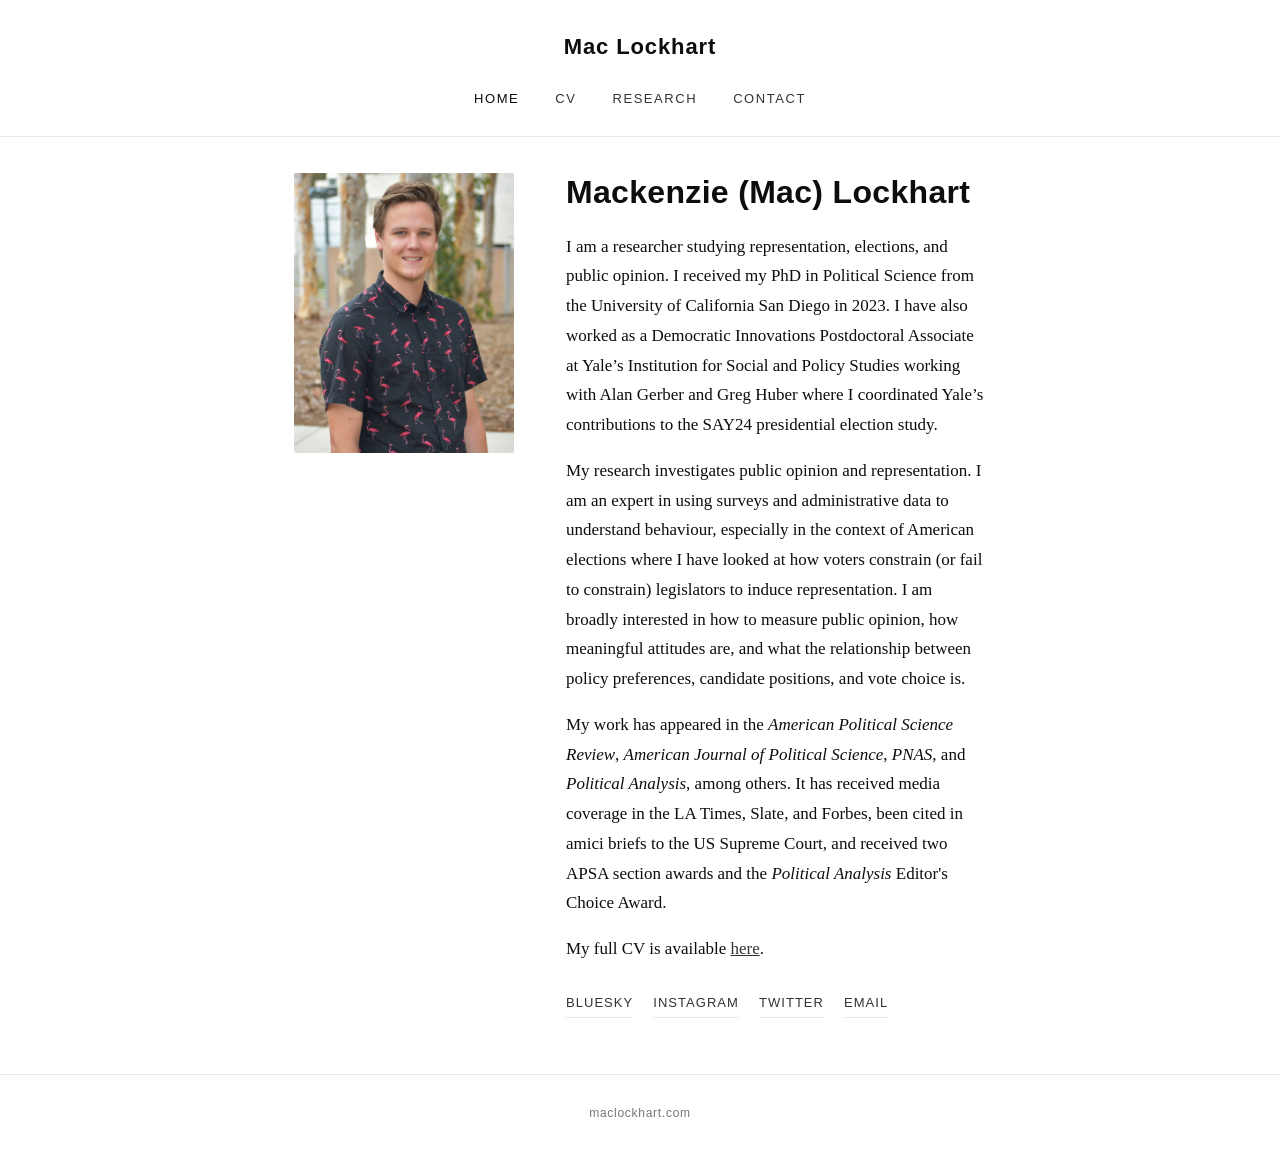
<file: index.html>
<!DOCTYPE html>
<html lang="en">
<head>
  <meta charset="UTF-8">
  <meta name="viewport" content="width=device-width, initial-scale=1.0">
  <title>Mac Lockhart</title>
  <link rel="stylesheet" href="style.css">
</head>
<body>

  <nav>
    <a class="site-title" href="index.html">Mac Lockhart</a>
    <ul>
      <li><a href="index.html" class="active">Home</a></li>
      <li><a href="cv.html">CV</a></li>
      <li><a href="research.html">Research</a></li>
      <li><a href="contact.html">Contact</a></li>
    </ul>
  </nav>

  <main>
    <div class="home-layout">

      <div class="headshot">
        <img src="headshot.jpg" alt="Mac Lockhart">
      </div>

      <div class="bio">
        <h1>Mackenzie (Mac) Lockhart</h1>

        <p>I am a researcher studying representation, elections, and public opinion. I received my PhD in Political Science from the University of California San Diego in 2023. I have also worked as a Democratic Innovations Postdoctoral Associate at Yale’s Institution for Social and Policy Studies working with Alan Gerber and Greg Huber where I coordinated Yale’s contributions to the SAY24 presidential election study.</p>
        
        <p>My research investigates public opinion and representation. I am an expert in using surveys and administrative data to understand behaviour, especially in the context of American elections where I have looked at how voters constrain (or fail to constrain) legislators to induce representation. I am broadly interested in how to measure public opinion, how meaningful attitudes are, and what the relationship between policy preferences, candidate positions, and vote choice is.</p>
        
        <p>My work has appeared in the <em>American Political Science Review</em>, <em>American Journal of Political Science</em>, <em>PNAS</em>, and <em>Political Analysis</em>, among others. It has received media coverage in the LA Times, Slate, and Forbes, been cited in amici briefs to the US Supreme Court, and received two APSA section awards and the <em>Political Analysis</em> Editor's Choice Award.</p>

        <p>My full CV is available <a href="https://www.dropbox.com/scl/fi/xc7f9h1m0yorelt1tw410/CV_Current.tex?rlkey=siwxm9enn934o62j0p468sdow&dl=0" target="_blank" style="color: var(--link);">here</a>.</p>

        <div class="social-links">
          <a href="https://bsky.app/profile/maclockhart.bsky.social" target="_blank">Bluesky</a>
          <a href="http://instagram.com/maclockhart" target="_blank">Instagram</a>
          <a href="http://www.twitter.com/lockhartm" target="_blank">Twitter</a>
          <a href="mailto:mackenzie.lockhart@gmail.com">Email</a>
        </div>
      </div>

    </div>
  </main>

  <footer>
    <p>maclockhart.com</p>
  </footer>

</body>
</html>
</file>
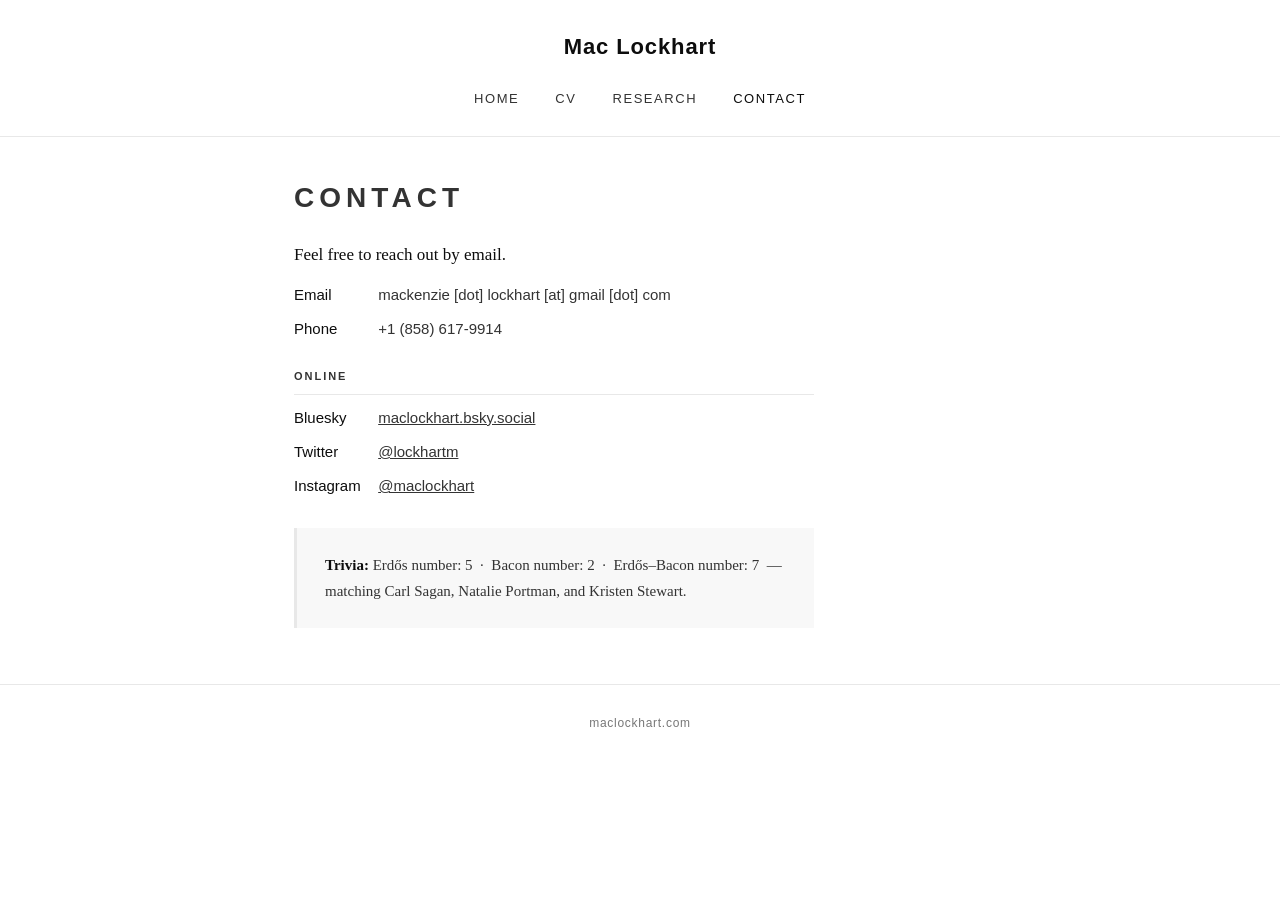
<file: contact.html>
<!DOCTYPE html>
<html lang="en">
<head>
  <meta charset="UTF-8">
  <meta name="viewport" content="width=device-width, initial-scale=1.0">
  <title>Contact — Mac Lockhart</title>
  <link rel="stylesheet" href="style.css">
</head>
<body>

  <nav>
    <a class="site-title" href="index.html">Mac Lockhart</a>
    <ul>
      <li><a href="index.html">Home</a></li>
      <li><a href="cv.html">CV</a></li>
      <li><a href="research.html">Research</a></li>
      <li><a href="contact.html" class="active">Contact</a></li>
    </ul>
  </nav>

  <main>
    <p class="page-title">Contact</p>

    <div class="contact-block">

      <p>Feel free to reach out by email.</p>

      <div class="contact-item">
        <strong>Email</strong>
        mackenzie [dot] lockhart [at] gmail [dot] com
      </div>

      <div class="contact-item">
        <strong>Phone</strong>
        +1 (858) 617-9914
      </div>

      <h2 class="section-heading" style="margin-top:24px;">Online</h2>

      <div class="contact-item">
        <strong>Bluesky</strong>
        <a href="https://bsky.app/profile/maclockhart.bsky.social" target="_blank" style="color:inherit;">maclockhart.bsky.social</a>
      </div>

      <div class="contact-item">
        <strong>Twitter</strong>
        <a href="http://www.twitter.com/lockhartm" target="_blank" style="color:inherit;">@lockhartm</a>
      </div>

      <div class="contact-item">
        <strong>Instagram</strong>
        <a href="http://instagram.com/maclockhart" target="_blank" style="color:inherit;">@maclockhart</a>
      </div>

      <div class="fun-fact">
        <strong>Trivia:</strong> Erdős number: 5 &nbsp;·&nbsp; Bacon number: 2 &nbsp;·&nbsp; Erdős–Bacon number: 7 &nbsp;—&nbsp; matching Carl Sagan, Natalie Portman, and Kristen Stewart.
      </div>

    </div>
  </main>

  <footer>
    <p>maclockhart.com</p>
  </footer>

</body>
</html>
</file>
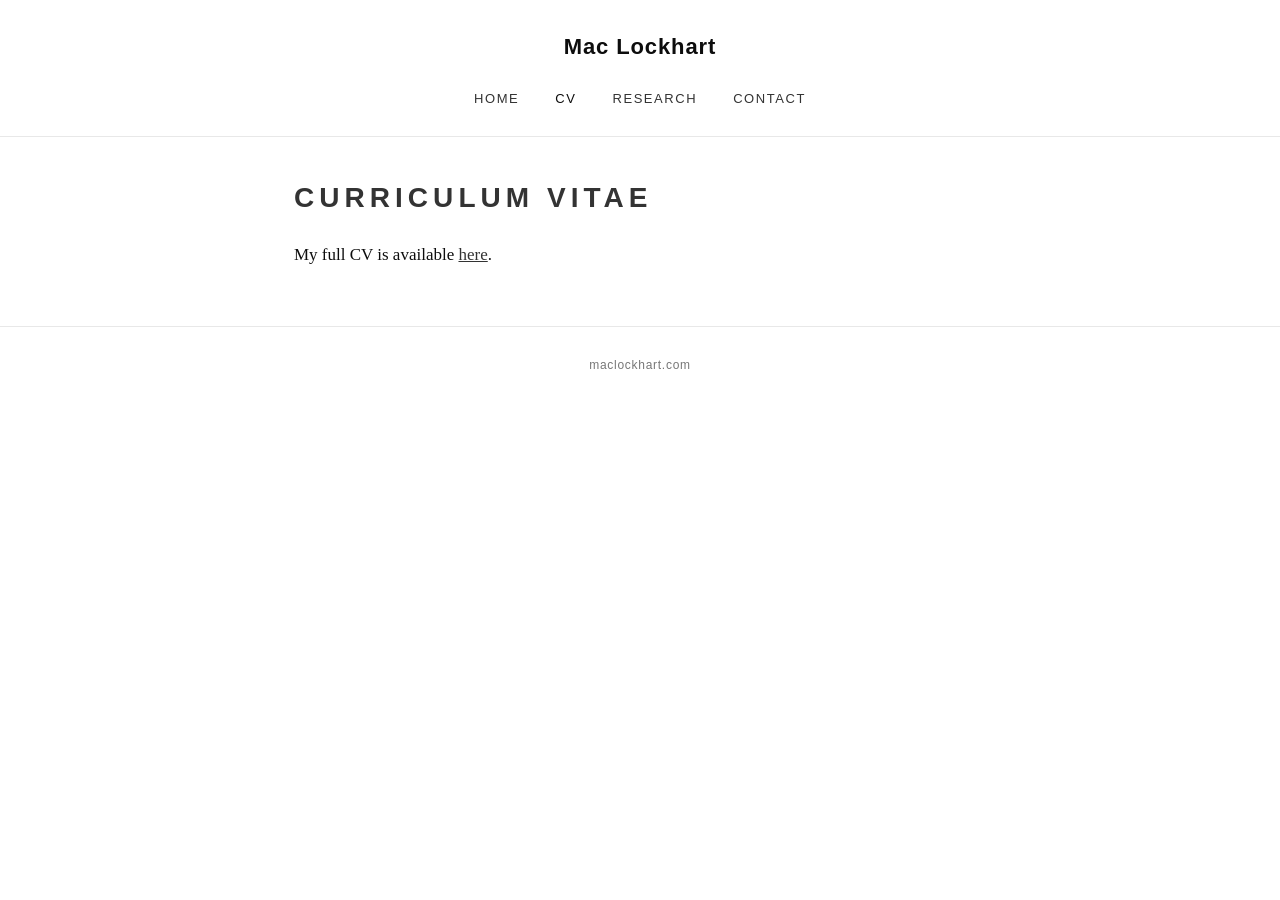
<file: cv.html>
<!DOCTYPE html>
<html lang="en">
<head>
  <meta charset="UTF-8">
  <meta name="viewport" content="width=device-width, initial-scale=1.0">
  <title>CV — Mac Lockhart</title>
  <link rel="stylesheet" href="style.css">
</head>
<body>

  <nav>
    <a class="site-title" href="index.html">Mac Lockhart</a>
    <ul>
      <li><a href="index.html">Home</a></li>
      <li><a href="cv.html" class="active">CV</a></li>
      <li><a href="research.html">Research</a></li>
      <li><a href="contact.html">Contact</a></li>
    </ul>
  </nav>

  <main>
    <p class="page-title">Curriculum Vitae</p>
    <p>My full CV is available <a href="https://www.dropbox.com/scl/fi/xc7f9h1m0yorelt1tw410/CV_Current.tex?rlkey=siwxm9enn934o62j0p468sdow&dl=0" target="_blank" style="color: var(--link);">here</a>.</p>
  </main>

  <footer>
    <p>maclockhart.com</p>
  </footer>

</body>
</html>
</file>
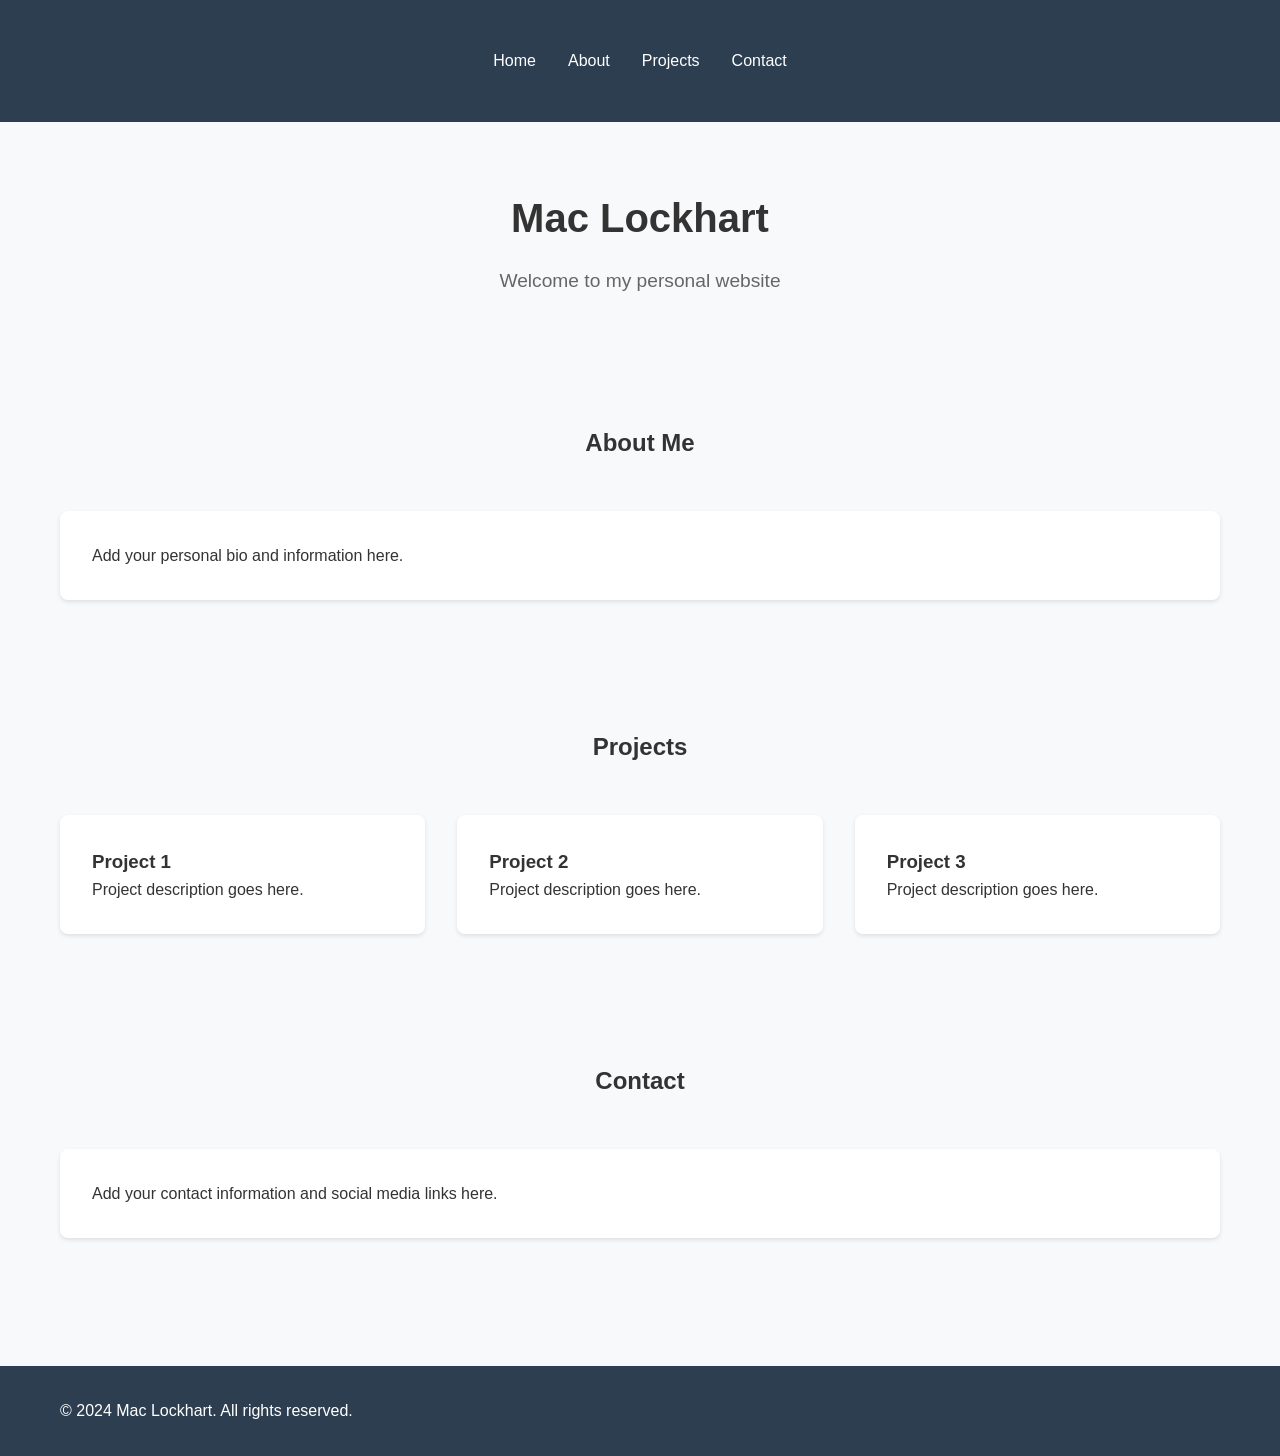
<file: index_old.html>
<!DOCTYPE html>
<html lang="en">
<head>
    <meta charset="UTF-8">
    <meta name="viewport" content="width=device-width, initial-scale=1.0">
    <title>Mac Lockhart</title>
    <style>
        :root {
            --primary-color: #2c3e50;
            --secondary-color: #3498db;
            --text-color: #333;
            --background-color: #f8f9fa;
        }
        
        * {
            margin: 0;
            padding: 0;
            box-sizing: border-box;
        }

        body {
            font-family: 'Inter', -apple-system, BlinkMacSystemFont, 'Segoe UI', Roboto, sans-serif;
            line-height: 1.6;
            color: var(--text-color);
            background-color: var(--background-color);
        }

        .container {
            max-width: 1200px;
            margin: 0 auto;
            padding: 0 20px;
        }

        header {
            background-color: var(--primary-color);
            color: white;
            padding: 2rem 0;
        }

        nav {
            background-color: var(--primary-color);
            padding: 1rem 0;
            position: sticky;
            top: 0;
            z-index: 100;
        }

        nav ul {
            list-style: none;
            display: flex;
            justify-content: center;
            gap: 2rem;
        }

        nav a {
            color: white;
            text-decoration: none;
            font-weight: 500;
            transition: color 0.3s;
        }

        nav a:hover {
            color: var(--secondary-color);
        }

        .hero {
            text-align: center;
            padding: 4rem 0;
        }

        .hero h1 {
            font-size: 2.5rem;
            margin-bottom: 1rem;
        }

        .hero p {
            font-size: 1.2rem;
            color: #666;
            max-width: 600px;
            margin: 0 auto;
        }

        section {
            padding: 4rem 0;
        }

        .section-title {
            text-align: center;
            margin-bottom: 3rem;
        }

        .grid {
            display: grid;
            grid-template-columns: repeat(auto-fit, minmax(300px, 1fr));
            gap: 2rem;
        }

        .card {
            background: white;
            border-radius: 8px;
            padding: 2rem;
            box-shadow: 0 2px 4px rgba(0,0,0,0.1);
        }

        footer {
            background-color: var(--primary-color);
            color: white;
            padding: 2rem 0;
            margin-top: 4rem;
        }

        @media (max-width: 768px) {
            nav ul {
                flex-direction: column;
                align-items: center;
                gap: 1rem;
            }

            .hero h1 {
                font-size: 2rem;
            }
        }
    </style>
</head>
<body>
    <header>
        <div class="container">
            <nav>
                <ul>
                    <li><a href="#home">Home</a></li>
                    <li><a href="#about">About</a></li>
                    <li><a href="#projects">Projects</a></li>
                    <li><a href="#contact">Contact</a></li>
                </ul>
            </nav>
        </div>
    </header>

    <main>
        <section id="home" class="hero">
            <div class="container">
                <h1>Mac Lockhart</h1>
                <p>Welcome to my personal website</p>
            </div>
        </section>

        <section id="about">
            <div class="container">
                <h2 class="section-title">About Me</h2>
                <div class="card">
                    <p>Add your personal bio and information here.</p>
                </div>
            </div>
        </section>

        <section id="projects">
            <div class="container">
                <h2 class="section-title">Projects</h2>
                <div class="grid">
                    <div class="card">
                        <h3>Project 1</h3>
                        <p>Project description goes here.</p>
                    </div>
                    <div class="card">
                        <h3>Project 2</h3>
                        <p>Project description goes here.</p>
                    </div>
                    <div class="card">
                        <h3>Project 3</h3>
                        <p>Project description goes here.</p>
                    </div>
                </div>
            </div>
        </section>

        <section id="contact">
            <div class="container">
                <h2 class="section-title">Contact</h2>
                <div class="card">
                    <p>Add your contact information and social media links here.</p>
                </div>
            </div>
        </section>
    </main>

    <footer>
        <div class="container">
            <p>&copy; 2024 Mac Lockhart. All rights reserved.</p>
        </div>
    </footer>
</body>
</html>
</file>
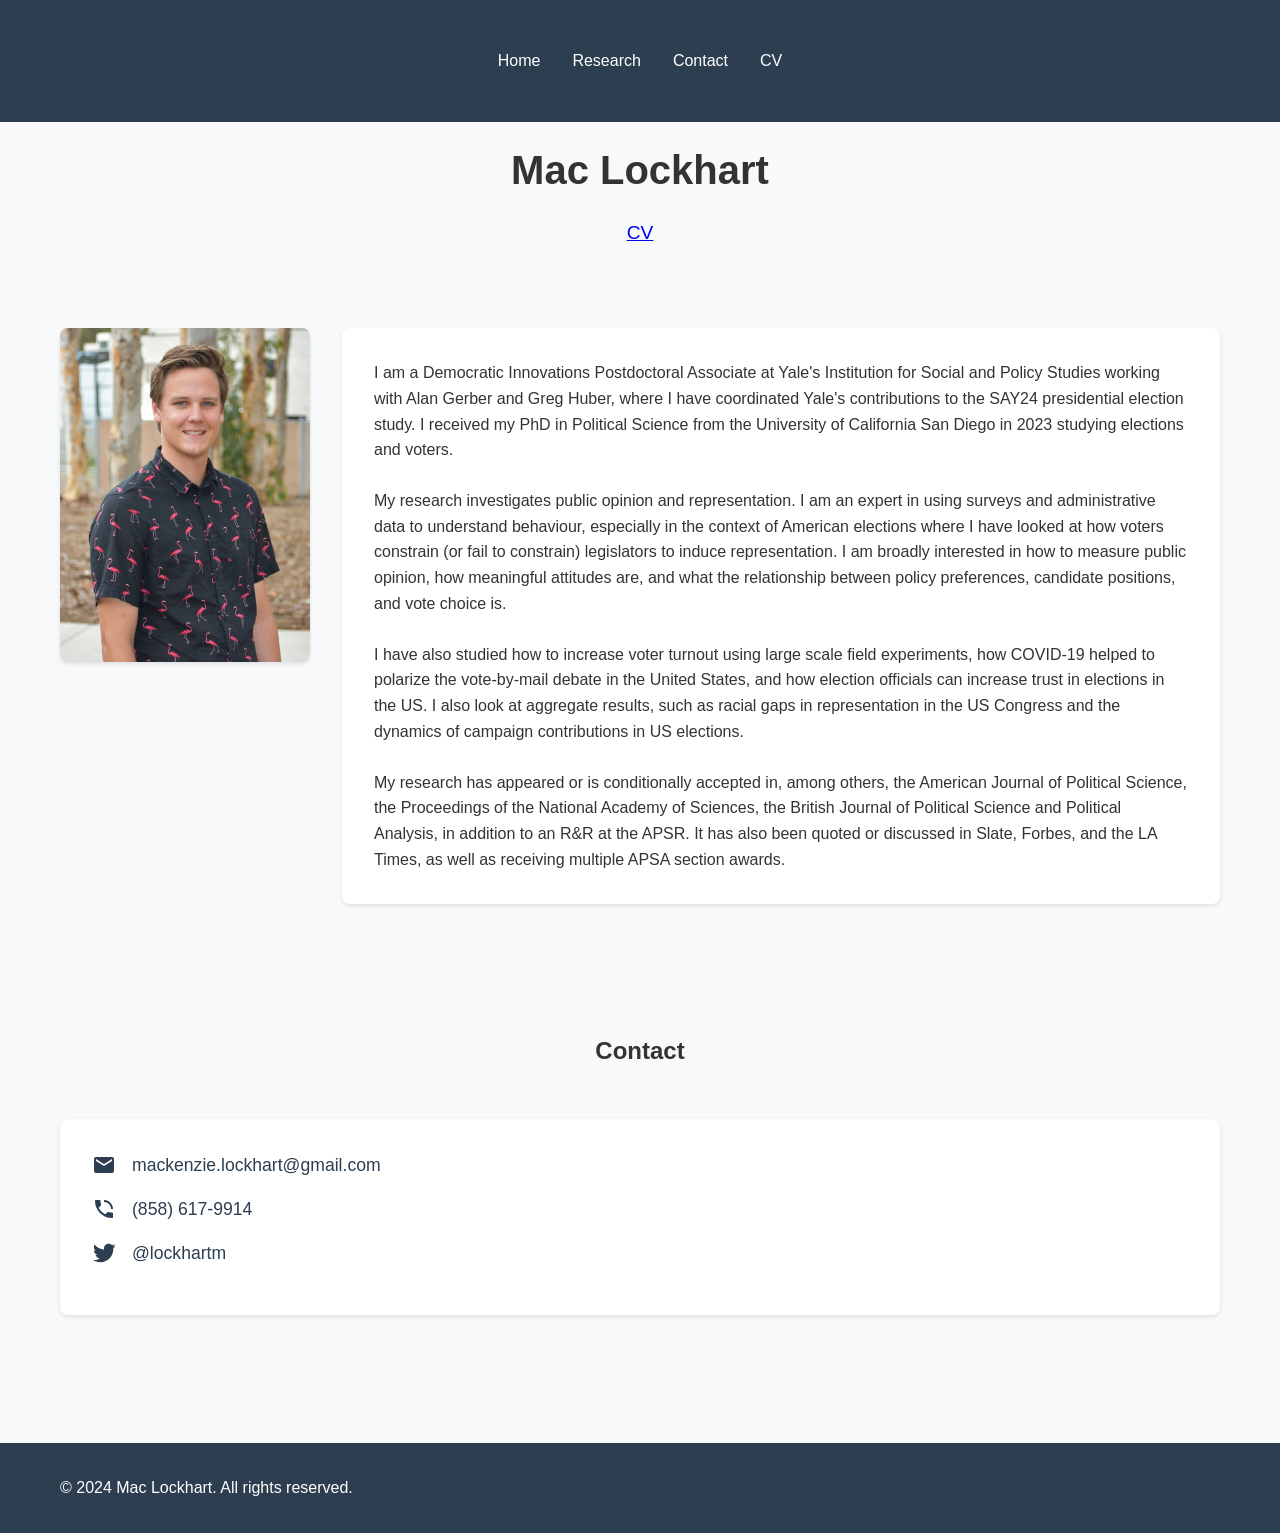
<file: maclockhart.html>
<!DOCTYPE html>
<html lang="en">
<head>
    <meta charset="UTF-8">
    <meta name="viewport" content="width=device-width, initial-scale=1.0">
    <title>Mac Lockhart</title>
    <style>
        :root {
            --primary-color: #2c3e50;
            --secondary-color: #3498db;
            --text-color: #333;
            --background-color: #f8f9fa;
        }
        
        * {
            margin: 0;
            padding: 0;
            box-sizing: border-box;
        }

        body {
            font-family: 'Inter', -apple-system, BlinkMacSystemFont, 'Segoe UI', Roboto, sans-serif;
            line-height: 1.6;
            color: var(--text-color);
            background-color: var(--background-color);
        }

        .container {
            max-width: 1200px;
            margin: 0 auto;
            padding: 0 20px;
        }

        header {
            background-color: var(--primary-color);
            color: white;
            padding: 2rem 0;
        }

        nav {
            background-color: var(--primary-color);
            padding: 1rem 0;
            position: sticky;
            top: 0;
            z-index: 100;
        }

        nav ul {
            list-style: none;
            display: flex;
            justify-content: center;
            gap: 2rem;
        }

        nav a {
            color: white;
            text-decoration: none;
            font-weight: 500;
            transition: color 0.3s;
        }

        nav a:hover {
            color: var(--secondary-color);
        }

        .hero {
            text-align: center;
            padding: 1rem 0;
        }

        .hero h1 {
            font-size: 2.5rem;
            margin-bottom: 1rem;
        }

        .hero p {
            font-size: 1.2rem;
            color: #666;
            max-width: 600px;
            margin: 0 auto;
        }

        section {
            padding: 4rem 0;
        }

        .section-title {
            text-align: center;
            margin-bottom: 3rem;
        }

        .grid {
            display: grid;
            grid-template-columns: repeat(auto-fit, minmax(300px, 1fr));
            gap: 2rem;
        }

        .card {
            background: white;
            border-radius: 8px;
            padding: 2rem;
            box-shadow: 0 2px 4px rgba(0,0,0,0.1);
        }

        footer {
            background-color: var(--primary-color);
            color: white;
            padding: 2rem 0;
            margin-top: 4rem;
        }

        @media (max-width: 768px) {
            nav ul {
                flex-direction: column;
                align-items: center;
                gap: 1rem;
            }

            .hero h1 {
                font-size: 2rem;
            }
        }
        .contact-list {
            list-style: none;
            padding: 0;
        }

        .contact-item {
            display: flex;
            align-items: center;
            margin-bottom: 1rem;
            font-size: 1.1rem;
        }

        .contact-item a {
            color: var(--primary-color);
            text-decoration: none;
            transition: color 0.3s;
        }

        .contact-item a:hover {
            color: var(--secondary-color);
        }

        .contact-icon {
            width: 24px;
            height: 24px;
            margin-right: 1rem;
            fill: var(--primary-color);
        }
        .about-container {
            display: grid;
            grid-template-columns: 250px 1fr;
            gap: 2rem;
            align-items: start;
        }

        .profile-image {
            width: 100%;
            height: auto;
            border-radius: 8px;
            box-shadow: 0 2px 4px rgba(0,0,0,0.1);
        }

        @media (max-width: 768px) {
            .about-container {
                grid-template-columns: 1fr;
            }
            
            .profile-image {
                max-width: 250px;
                margin: 0 auto 2rem auto;
            }
        }
    </style>
</head>
<body>
    <header>
        <div class="container">
            <nav>
                <ul>
                    <li><a href="#home">Home</a></li>
                    <li><a href="research.html">Research</a></li>
                    <li><a href="#contact">Contact</a></li>
                    <li><a href="CV_Current.pdf">CV</a></li>

                </ul>
            </nav>
        </div>
    </header>

    <main>
        <section id="home" class="hero">
            <div class="container">
                <h1>Mac Lockhart</h1>
                <p><a href="CV_Current.pdf">CV</a></p>
            </div>
        </section>

        <section id="about">
            <div class="container">
                <div class="about-container">
                    <img src="headshot.jpg" alt="Mac Lockhart" class="profile-image">
                    <div class="card">
                        <p>I am a Democratic Innovations Postdoctoral Associate at Yale's Institution for Social and Policy Studies working with Alan Gerber and Greg Huber, where I have coordinated Yale's contributions to the SAY24 presidential election study. I received my PhD in Political Science from the University of California San Diego in 2023 studying elections and voters.</p>
                        <br>
                        <p>My research investigates public opinion and representation. I am an expert in using surveys and administrative data to understand behaviour, especially in the context of American elections where I have looked at how voters constrain (or fail to constrain) legislators to induce representation. I am broadly interested in how to measure public opinion, how meaningful attitudes are, and what the relationship between policy preferences, candidate positions, and vote choice is.</p>
                        <br>
                        <p>I have also studied how to increase voter turnout using large scale field experiments, how COVID-19 helped to polarize the vote-by-mail debate in the United States, and how election officials can increase trust in elections in the US. I also look at aggregate results, such as racial gaps in representation in the US Congress and the dynamics of campaign contributions in US elections.</p>
                        <br>
                        <p>My research has appeared or is conditionally accepted in, among others, the American Journal of Political Science, the Proceedings of the National Academy of Sciences, the British Journal of Political Science and Political Analysis, in addition to an R&R at the APSR. It has also been quoted or discussed in Slate, Forbes, and the LA Times, as well as receiving multiple APSA section awards.</p>
                    </div>
                </div>
            </div>
        </section>


 <section id="contact">
            <div class="container">
                <h2 class="section-title">Contact</h2>
                <div class="card">
                    <ul class="contact-list">
                        <li class="contact-item">
                            <svg class="contact-icon" xmlns="http://www.w3.org/2000/svg" viewBox="0 0 24 24">
                                <path d="M20 4H4c-1.1 0-2 .9-2 2v12c0 1.1.9 2 2 2h16c1.1 0 2-.9 2-2V6c0-1.1-.9-2-2-2zm0 4l-8 5-8-5V6l8 5 8-5v2z"/>
                            </svg>
                            <a href="mailto:mackenzie.lockhart@gmail.com">mackenzie.lockhart@gmail.com</a>
                        </li>
                        <li class="contact-item">
                            <svg class="contact-icon" xmlns="http://www.w3.org/2000/svg" viewBox="0 0 24 24">
                                <path d="M20 15.5c-1.25 0-2.45-.2-3.57-.57-.35-.11-.74-.03-1.02.24l-2.2 2.2c-2.83-1.44-5.15-3.75-6.59-6.59l2.2-2.21c.28-.26.36-.65.25-1C8.7 6.45 8.5 5.25 8.5 4c0-.55-.45-1-1-1H4c-.55 0-1 .45-1 1 0 9.39 7.61 17 17 17 .55 0 1-.45 1-1v-3.5c0-.55-.45-1-1-1zM19 12h2c0-4.97-4.03-9-9-9v2c3.87 0 7 3.13 7 7z"/>
                            </svg>
                            <a href="tel:+18586179914">(858) 617-9914</a>
                        </li>
                        <li class="contact-item">
                            <svg class="contact-icon" xmlns="http://www.w3.org/2000/svg" viewBox="0 0 24 24">
                                <path d="M23.643 4.937c-.835.37-1.732.62-2.675.733.962-.576 1.7-1.49 2.048-2.578-.9.534-1.897.922-2.958 1.13-.85-.904-2.06-1.47-3.4-1.47-2.572 0-4.658 2.086-4.658 4.66 0 .364.042.718.12 1.06-3.873-.195-7.304-2.05-9.602-4.868-.4.69-.63 1.49-.63 2.342 0 1.616.823 3.043 2.072 3.878-.764-.025-1.482-.234-2.11-.583v.06c0 2.257 1.605 4.14 3.737 4.568-.392.106-.803.162-1.227.162-.3 0-.593-.028-.877-.082.593 1.85 2.313 3.198 4.352 3.234-1.595 1.25-3.604 1.995-5.786 1.995-.376 0-.747-.022-1.112-.065 2.062 1.323 4.51 2.093 7.14 2.093 8.57 0 13.255-7.098 13.255-13.254 0-.2-.005-.402-.014-.602.91-.658 1.7-1.477 2.323-2.41z"/>
                            </svg>
                            <a href="https://twitter.com/lockhartm" target="_blank">@lockhartm</a>
                        </li>
                    </ul>
                </div>
            </div>
        </section>
    </main>

    <footer>
        <div class="container">
            <p>&copy; 2024 Mac Lockhart. All rights reserved.</p>
        </div>
    </footer>
</body>
</html>
</file>
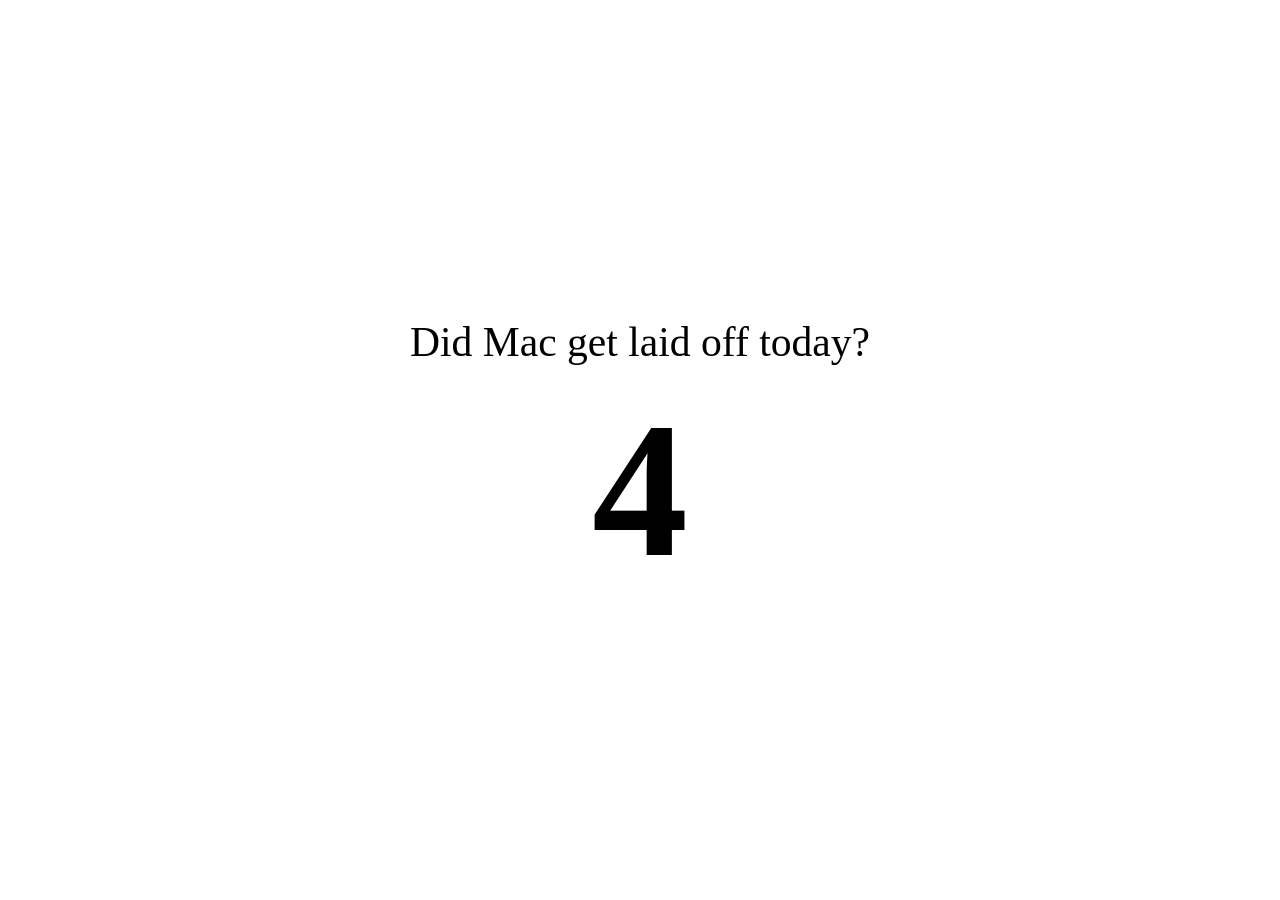
<file: no.html>
<!DOCTYPE html>
<html lang="en">
<head>
  <meta charset="UTF-8">
  <title>Did Mac get laid off today?</title>
  <style>
    * { margin: 0; padding: 0; box-sizing: border-box; }

    body {
      background: #fff;
      color: #000;
      font-family: 'Georgia', serif;
      display: flex;
      flex-direction: column;
      align-items: center;
      justify-content: center;
      height: 100vh;
      overflow: hidden;
    }

    #question {
      font-size: clamp(1.4rem, 4vw, 2.6rem);
      text-align: center;
      padding: 0 2rem;
      line-height: 1.4;
      transition: opacity 0.4s ease;
    }

    #countdown {
      font-size: clamp(4rem, 18vw, 12rem);
      font-weight: bold;
      margin-top: 1.5rem;
      line-height: 1;
      transition: opacity 0.3s ease;
    }

    #result {
      font-size: clamp(6rem, 30vw, 18rem);
      font-weight: bold;
      color: #1a7a1a;
      opacity: 0;
      transform: scale(0.3);
      transition: opacity 0.6s ease, transform 0.6s cubic-bezier(0.175, 0.885, 0.32, 1.275);
      text-align: center;
      display: none;
    }

    #result.show {
      opacity: 1;
      transform: scale(1);
    }

    canvas {
      position: fixed;
      top: 0; left: 0;
      width: 100%; height: 100%;
      pointer-events: none;
      z-index: 10;
    }
  </style>
</head>
<body>
  <div id="question">Did Mac get laid off today?</div>
  <div id="countdown">5</div>
  <div id="result">NO</div>
  <canvas id="canvas"></canvas>

  <script>
    const canvas = document.getElementById('canvas');
    const ctx = canvas.getContext('2d');
    canvas.width = window.innerWidth;
    canvas.height = window.innerHeight;
    window.addEventListener('resize', () => {
      canvas.width = window.innerWidth;
      canvas.height = window.innerHeight;
    });

    const question = document.getElementById('question');
    const countdownEl = document.getElementById('countdown');
    const result = document.getElementById('result');

    let count = 5;
    let particles = [];
    let animating = false;

    // Countdown
    const interval = setInterval(() => {
      count--;
      if (count > 0) {
        countdownEl.textContent = count;
      } else {
        clearInterval(interval);
        triggerExplosion();
      }
    }, 1000);

    function triggerExplosion() {
      // Fade out question and countdown
      question.style.opacity = '0';
      countdownEl.style.opacity = '0';

      const cx = window.innerWidth / 2;
      const cy = window.innerHeight / 2;

      // Spawn lots of particles — greens, golds, whites
      const colors = ['#2ecc71', '#27ae60', '#f1c40f', '#ffffff', '#00d084', '#b8e994', '#55efc4'];
      for (let i = 0; i < 300; i++) {
        const angle = Math.random() * Math.PI * 2;
        const speed = Math.random() * 22 + 4;
        const size = Math.random() * 10 + 3;
        const shape = Math.random() < 0.5 ? 'circle' : 'rect';
        particles.push({
          x: cx, y: cy,
          vx: Math.cos(angle) * speed,
          vy: Math.sin(angle) * speed - Math.random() * 6,
          life: 1,
          decay: Math.random() * 0.015 + 0.008,
          color: colors[Math.floor(Math.random() * colors.length)],
          size,
          shape,
          rotation: Math.random() * Math.PI * 2,
          rotSpeed: (Math.random() - 0.5) * 0.3,
          gravity: 0.35
        });
      }

      animating = true;
      requestAnimationFrame(animate);

      // Show result after explosion settles
      setTimeout(() => {
        question.style.display = 'none';
        countdownEl.style.display = 'none';
        result.style.display = 'block';
        requestAnimationFrame(() => result.classList.add('show'));
      }, 900);
    }

    function animate() {
      ctx.clearRect(0, 0, canvas.width, canvas.height);

      particles = particles.filter(p => p.life > 0);

      for (const p of particles) {
        ctx.save();
        ctx.globalAlpha = p.life;
        ctx.fillStyle = p.color;
        ctx.translate(p.x, p.y);
        ctx.rotate(p.rotation);

        if (p.shape === 'circle') {
          ctx.beginPath();
          ctx.arc(0, 0, p.size / 2, 0, Math.PI * 2);
          ctx.fill();
        } else {
          ctx.fillRect(-p.size / 2, -p.size / 2, p.size, p.size * 0.5);
        }

        ctx.restore();

        p.x += p.vx;
        p.y += p.vy;
        p.vy += p.gravity;
        p.vx *= 0.98;
        p.rotation += p.rotSpeed;
        p.life -= p.decay;
      }

      if (particles.length > 0) {
        requestAnimationFrame(animate);
      } else {
        ctx.clearRect(0, 0, canvas.width, canvas.height);
      }
    }
  </script>
</body>
</html>
</file>
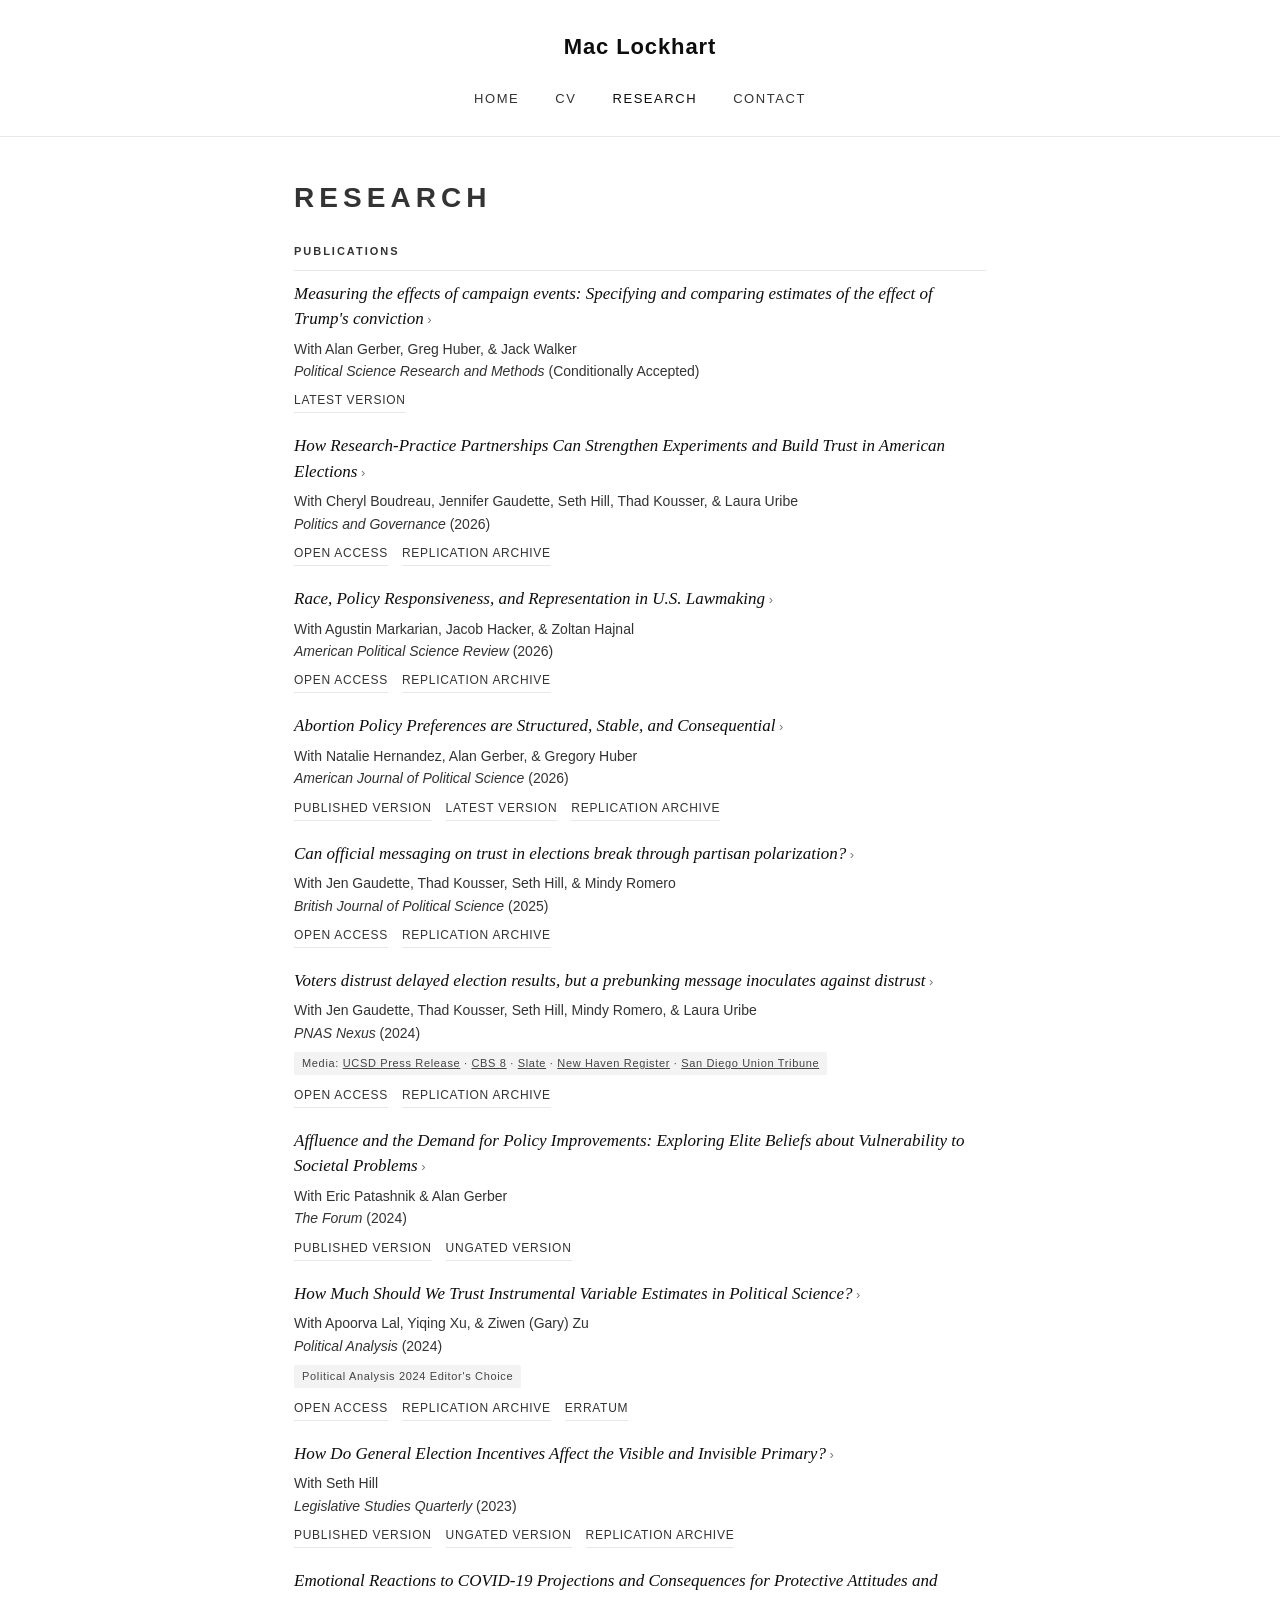
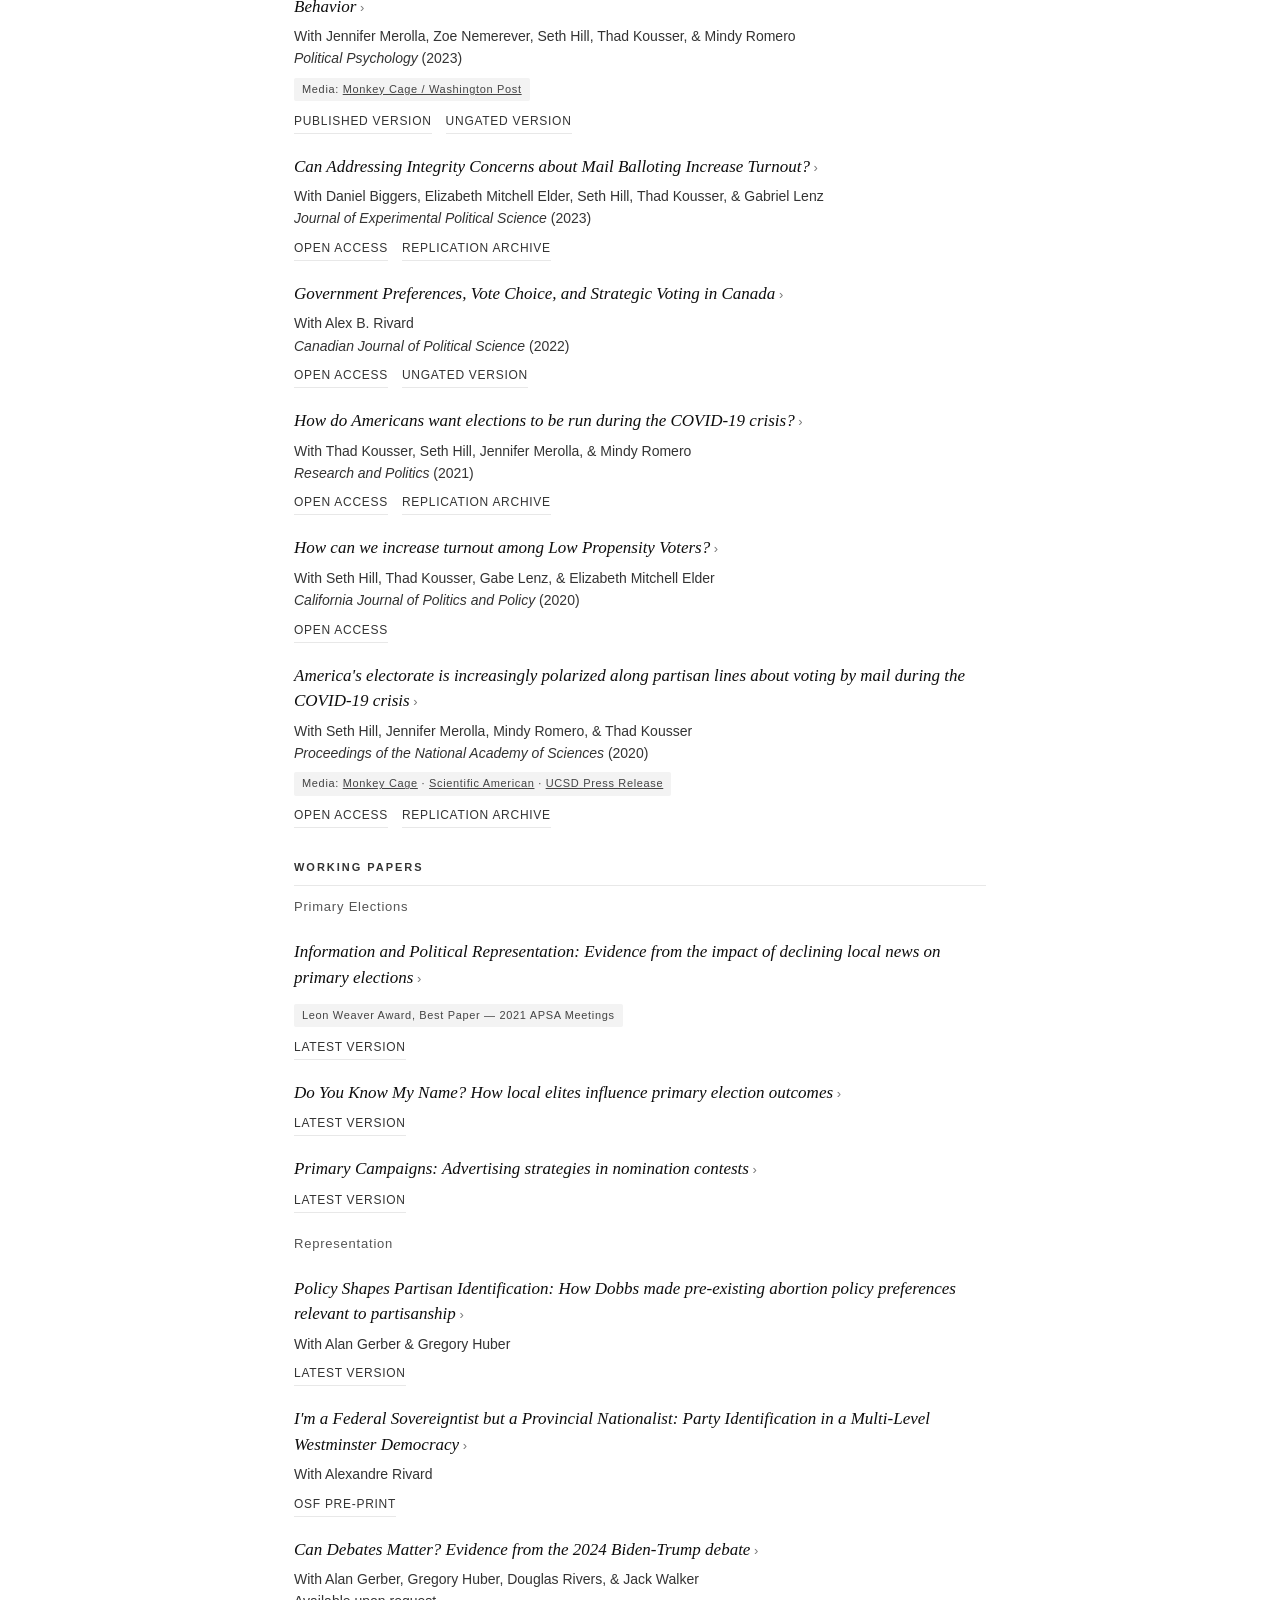
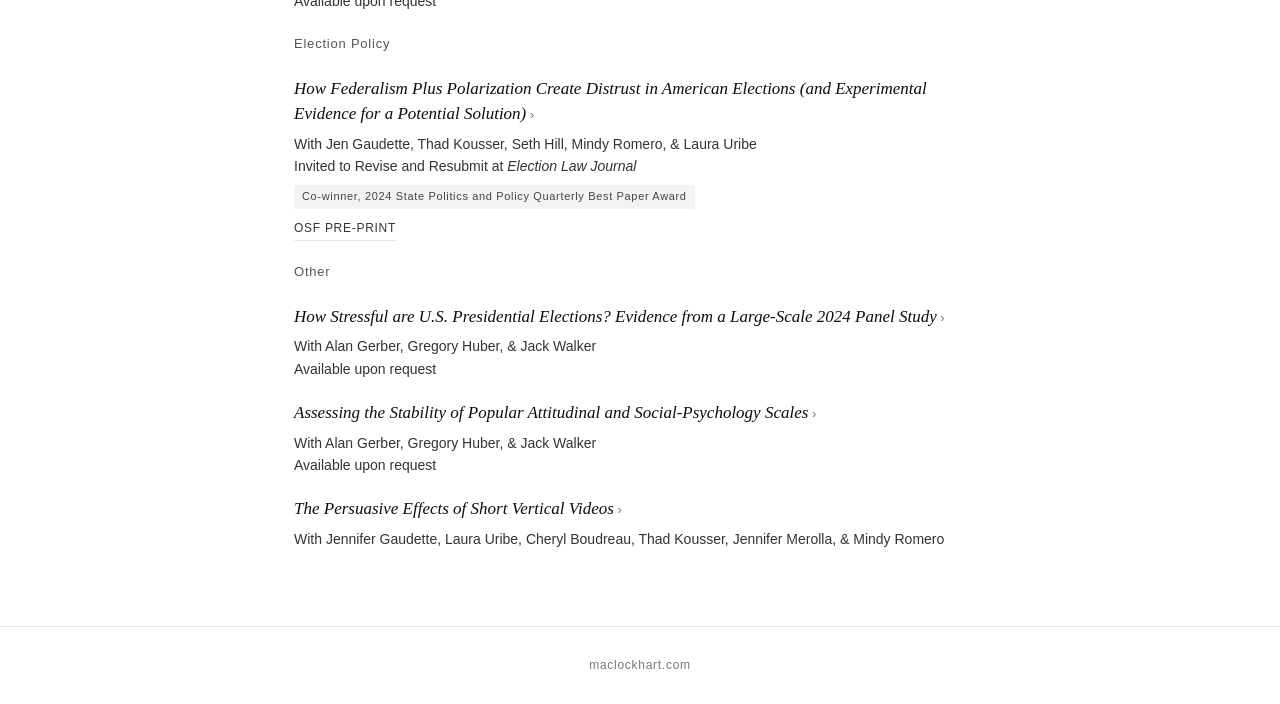
<file: research.html>
<!DOCTYPE html>
<html lang="en">
<head>
  <meta charset="UTF-8">
  <meta name="viewport" content="width=device-width, initial-scale=1.0">
  <title>Research — Mac Lockhart</title>
  <link rel="stylesheet" href="style.css">
</head>
<body>

  <nav>
    <a class="site-title" href="index.html">Mac Lockhart</a>
    <ul>
      <li><a href="index.html">Home</a></li>
      <li><a href="cv.html">CV</a></li>
      <li><a href="research.html" class="active">Research</a></li>
      <li><a href="contact.html">Contact</a></li>
    </ul>
  </nav>

  <main>
    <p class="page-title">Research</p>

    <!-- ── Publications ── -->
    <h2 class="section-heading">Publications </h2>

    <ul class="pub-list">

      <li class="pub-item">
        <details class="pub-title-details">
          <summary>Measuring the effects of campaign events: Specifying and comparing estimates of the effect of Trump's conviction</summary>
          <p class="pub-abstract">How can we measure the effects of campaign events ? We estimate how voters respond to a prominent campaign scandal — Donald Trump being found guilty of 34 felony counts of falsifying business records — using data from a large, eight - wave panel study. The panel included waves before and after the conviction, as well as a wave in the field when the verdict was announced. We find the trial had virtually no effect on any Trump supporters, even among those who previously reported that their support for Trump was conditi onal on his being found not guilty. We compare this precisely estimated null effect to estimates generated by popular cross - sectional methods that do not require panel data , showing the cross - sectional methods fail to replicate this null . We find that the “change” question format estimates the verdict increased support by 6% among pre - verdict Trump supporters. We also find that the “counterfactual” question design estimates a 10% decrease in support for Trump among the same population. We formalize the esti mands that each method estimates and provide insights into how each should be interpreted in the event study literature.</p>
        </details>
        <p class="pub-meta">
          With Alan Gerber, Greg Huber, &amp; Jack Walker<br>
          <span class="journal">Political Science Research and Methods</span> (Conditionally Accepted)
        </p>
        <div class="pub-links">
          <a href="https://www.dropbox.com/scl/fi/y2jnqc2lk2fgfu27bq54j/trump_trial.pdf?rlkey=3xat8bpz5qwi877ppkle3lzow&dl=0" target="_blank">Latest Version</a>
        </div>
      </li>

      <li class="pub-item">
        <details class="pub-title-details">
          <summary>How Research-Practice Partnerships Can Strengthen Experiments and Build Trust in American Elections</summary>
          <p class="pub-abstract">To address the challenge of declining trust in American democracy in the wake of the 2020 presidential contest, election officials across the nation have undertaken innovative public information campaigns. Academic studies demonstrate that exposure to these messages can increase public confidence but do not show which types of messages are most effective. We report a set of three experimental studies that harness research–practice partnerships with these officials to vary one key aspect of an informational message while holding other features constant. The pre-registered experiments: (a) compare the impact of messages conveyed through earned versus paid media; (b) ask whether Americans are more responsive to messages from federal or from state election officials; (c) explore the impact of videos and static visuals. Taken together, this set of collaborative experiments demonstrates the unique opportunity that research–practice partnerships allow to test real-world messages through strong causal inference techniques, providing rigorous evidence that can inform practice on the front lines of American democracy.</p>
        </details>
        <p class="pub-meta">
          With Cheryl Boudreau, Jennifer Gaudette, Seth Hill, Thad Kousser, &amp; Laura Uribe<br>
          <span class="journal">Politics and Governance</span> (2026)
        </p>
        <div class="pub-links">
          <a href="https://doi.org/10.17645/pag.11692" target="_blank">Open Access</a>
          <a href="https://doi.org/10.7910/DVN/JVGEAT" target="_blank">Replication Archive</a>
        </div>
      </li>

      <li class="pub-item">
        <details class="pub-title-details">
          <summary>Race, Policy Responsiveness, and Representation in U.S. Lawmaking</summary>
          <p class="pub-abstract">Is national policy more responsive to the preferences of white Americans than to those of people of color? To answer this fundamental question, we examine how well federal lawmaking reflects the preferences of 520,000 Black, Latino, Asian American, and white citizens from 2006 to 2022. Average racial gaps in responsiveness are small regardless of issue area. However, white voters are significantly advantaged when Republicans control the government. Respondents' class, age, and ideology cannot explain this disparity. Respondents' partisanship explains some, but not all, of it. To further investigate, we analyze roll call votes in Congress, focusing on the Senate—the pivotal lawmaking institution. Similar patterns emerge: Republican Senators better represent white (versus Black or Latino) constituents. Moreover, Black-white disparities are larger in states where Black Americans comprise more of the population. This suggests a role for white racial attitudes, and, indeed, we find that state-level white racial resentment predicts Black-white representational disparities.</p>
        </details>
        <p class="pub-meta">
          With Agustin Markarian, Jacob Hacker, &amp; Zoltan Hajnal<br>
          <span class="journal">American Political Science Review</span> (2026)
        </p>
        <div class="pub-links">
          <a href="https://doi.org/10.1017/S0003055425101287" target="_blank">Open Access</a>
          <a href="https://doi.org/10.7910/DVN/ZJ1I0V" target="_blank">Replication Archive</a>
        </div>
      </li>

      <li class="pub-item">
        <details class="pub-title-details">
          <summary>Abortion Policy Preferences are Structured, Stable, and Consequential</summary>
          <p class="pub-abstract">Do Americans have structured, stable, and consequential policy preferences that shape political outcomes? We explore this question through the case of abortion, using a large-scale panel dataset (n ≈ 130,000) and applying three key diagnostics: coherence, stability, and changes in vote choice. First, we demonstrate that abortion policy preferences exhibit logical coherence, both within and across reasons for seeking an abortion. Second, we show that these preferences are highly stable over time—more so than personality traits—suggesting that abortion attitudes are deeply engrained rather than fleeting opinions. Lastly, we find that abortion policy preferences, measured before the U.S. Supreme Court overturned Roe v. Wade in 2022, predict shifts in intended voting behavior between 2020 and 2024. This overall pattern helps rule out key theoretical alternatives, such as non-opinions, attitudes following vote choice, and elite cues. Additionally, these findings highlight the significant and independent role of abortion attitudes in shaping American political behavior.</p>
        </details>
        <p class="pub-meta">
          With Natalie Hernandez, Alan Gerber, &amp; Gregory Huber<br>
          <span class="journal">American Journal of Political Science</span> (2026)
        </p>
        <div class="pub-links">
          <a href="https://doi.org/10.1111/ajps.70036" target="_blank">Published Version</a>
          <a href="https://maclockhart.com/s/AbortionAttitudes_paper.pdf" target="_blank">Latest Version</a>
          <a href="https://doi.org/10.7910/DVN/PVERG0" target="_blank">Replication Archive</a>
        </div>
      </li>

      <li class="pub-item">
        <details class="pub-title-details">
          <summary>Can official messaging on trust in elections break through partisan polarization?</summary>
          <p class="pub-abstract">Partisan actors in the US have recently politicized trust in elections. In combination with partisan polarization, politicized election administration could undermine the peaceful transfer of power following elections. Can messaging about trust in elections break through partisan polarization? Partnering with election officials from Los Angeles County, Colorado, Georgia, and Texas, we conducted messaging experiments with nearly 8,500 Americans following the 2022 US midterm elections. We find that state and local election officials can be strongly effective at increasing trust in their own state elections. Our estimate suggests that one 30-second official message increases trust in elections by about one-fifth of the pre-treatment difference between Democrats and Republicans. Additionally, videos explaining protections on election integrity in Arizona and Virginia increase trust in elections outside the respondents' own states. Our results suggest that election officials can break through partisan politics and play an important role in rebuilding trust in the democratic process.</p>
        </details>
        <p class="pub-meta">
          With Jen Gaudette, Thad Kousser, Seth Hill, &amp; Mindy Romero<br>
          <span class="journal">British Journal of Political Science</span> (2025)
        </p>
        <div class="pub-links">
          <a href="https://doi.org/10.1017/S0007123424000681" target="_blank">Open Access</a>
          <a href="https://doi.org/10.7910/DVN/BWW9LQ" target="_blank">Replication Archive</a>
        </div>
      </li>

      <li class="pub-item">
        <details class="pub-title-details">
          <summary>Voters distrust delayed election results, but a prebunking message inoculates against distrust</summary>
          <p class="pub-abstract">Counting and certifying election results in the United States can take days and even weeks following election day. These delays are often linked to distrust in elections but does delay cause distrust? What can election officials do to counteract distrust if counting most ballots and announcing results cannot occur on election night? Using a preregistered survey experiment of nearly 10,000 Americans, this article shows that informing voters about longer-than-expected vote counting time induces a large, significant decrease in trust in the election. However, viewing a "prebunking" video in advance of being informed of the delay in results more than makes up for the delay-induced decrease in election trust. Our findings have two important implications. First, unexpected delays in calling elections induce distrust even without misinformation from third parties. Second, providing voters with information about vote counting and the legitimate reasons for delays increases trust and mitigates the distrust induced by delays.</p>
        </details>
        <p class="pub-meta">
          With Jen Gaudette, Thad Kousser, Seth Hill, Mindy Romero, &amp; Laura Uribe<br>
          <span class="journal">PNAS Nexus</span> (2024)
        </p>
        <span class="pub-badge">Media:
          <a href="https://today.ucsd.edu/story/election-officials-can-boost-voter-trust-in-delayed-results-with-early-communication" target="_blank" style="color:inherit;">UCSD Press Release</a> ·
          <a href="https://www.cbs8.com/article/news/politics/elections/study-election-result-delays-lose-voter-trust/509-62abf341-47eb-4300-8dda-9c9c5e24ab5f" target="_blank" style="color:inherit;">CBS 8</a> ·
          <a href="https://slate.com/news-and-politics/2024/10/election-2024-trump-win-speech-danger.html" target="_blank" style="color:inherit;">Slate</a> ·
          <a href="https://www.nhregister.com/election/article/ct-trump-kamala-election-results-integrity-trust-19851370.php" target="_blank" style="color:inherit;">New Haven Register</a> ·
          <a href="https://www.sandiegouniontribune.com/2024/10/30/theres-plenty-of-reasons-to-trust-election-results-but-too-many-people-still-dont/" target="_blank" style="color:inherit;">San Diego Union Tribune</a>
        </span>
        <div class="pub-links">
          <a href="https://doi.org/10.1093/pnasnexus/pgae414" target="_blank">Open Access</a>
          <a href="https://doi.org/10.7910/DVN/XN7UHY" target="_blank">Replication Archive</a>
        </div>
      </li>

      <li class="pub-item">
        <details class="pub-title-details">
          <summary>Affluence and the Demand for Policy Improvements: Exploring Elite Beliefs about Vulnerability to Societal Problems</summary>
          <p class="pub-abstract">An important stylized fact about American government is that many societal problems persist despite expert recognition that better outcomes are technically feasible. What explains the weakness of the political demand for more effective public policies? This study investigates one factor that may contribute to the attenuated demand for policy improvements: namely, the belief among many affluent citizens that they are personally insulated from societal problems. Drawing on a national public opinion survey, we show that affluent Americans believe their resources and ability to activate powerful social networks affords them a measure of personal insulation from key problems in areas such as education, healthcare and neighborhood safety. We also find that the affluent express a more optimistic view than other respondents of the average citizen's financial situation and capacity to manage problems in several domains. Taken together, our results have important implications for understanding how highly influential Americans think about public policy in an era of inequality.</p>
        </details>
        <p class="pub-meta">
          With Eric Patashnik &amp; Alan Gerber<br>
          <span class="journal">The Forum</span> (2024)
        </p>
        <div class="pub-links">
          <a href="https://www.degruyter.com/document/doi/10.1515/for-2024-2007/html" target="_blank">Published Version</a>
          <a href="https://maclockhart.com/s/Gerber-et-al-2024.pdf" target="_blank">Ungated Version</a>
        </div>
      </li>

      <li class="pub-item">
        <details class="pub-title-details">
          <summary>How Much Should We Trust Instrumental Variable Estimates in Political Science?</summary>
          <p class="pub-abstract">Instrumental variable (IV) strategies are widely used in political science to establish causal relationships, but the identifying assumptions required by an IV design are demanding, and assessing their validity remains challenging. In this paper, we replicate 67 articles published in three top political science journals from 2010 to 2022 and identify several concerning patterns. First, researchers often overestimate the strength of their instruments due to non-i.i.d. error structures such as clustering. Second, IV estimates are often highly uncertain, and the commonly used t-test for two-stage-least-squares (2SLS) estimates frequently underestimate the uncertainties. Third, in most replicated studies, 2SLS estimates are significantly larger in magnitude than ordinary-least-squares estimates, and their absolute ratio is inversely related to the strength of the instrument in observational studies—a pattern not observed in experimental ones—suggesting potential violations of unconfoundedness or the exclusion restriction in the former. We provide a checklist and software to help researchers avoid these pitfalls and improve their practice.</p>
        </details>
        <p class="pub-meta">
          With Apoorva Lal, Yiqing Xu, &amp; Ziwen (Gary) Zu<br>
          <span class="journal">Political Analysis</span> (2024)
        </p>
        <span class="pub-badge">Political Analysis 2024 Editor's Choice</span>
        <div class="pub-links">
          <a href="https://doi.org/10.1017/pan.2024.2" target="_blank">Open Access</a>
          <a href="https://doi.org/10.7910/DVN/MM5THZ" target="_blank">Replication Archive</a>
          <a href="https://yiqingxu.org/papers/english/2021_iv/Erratum.pdf" target="_blank">Erratum</a>
        </div>
      </li>

      <li class="pub-item">
        <details class="pub-title-details">
          <summary>How Do General Election Incentives Affect the Visible and Invisible Primary?</summary>
          <p class="pub-abstract">Previous research finds that nominating more centrist candidates increases vote share and win probability in congressional general elections. Yet party primary elections often nominate non-centrist candidates, increasing polarization between the American parties. We develop a model of choice in nomination politics that shows when and how actors respond to incentives of the general election. Combining 200 million contribution records with data on 22,400 candidates in 7,100 House primary elections from 1980 through 2016, we find that potential candidates and primary voters respond to general election incentives but do not find clear evidence for contributors or the winnowing process.</p>
        </details>
        <p class="pub-meta">
          With Seth Hill<br>
          <span class="journal">Legislative Studies Quarterly</span> (2023)
        </p>
        <div class="pub-links">
          <a href="https://doi.org/10.1111/lsq.12415" target="_blank">Published Version</a>
          <a href="https://maclockhart.com/s/Lockhart-and-Hill-2023.pdf" target="_blank">Ungated Version</a>
          <a href="https://doi.org/10.7910/DVN/0Z9RTA" target="_blank">Replication Archive</a>
        </div>
      </li>

      <li class="pub-item">
        <details class="pub-title-details">
          <summary>Emotional Reactions to COVID-19 Projections and Consequences for Protective Attitudes and Behavior</summary>
          <p class="pub-abstract">How does the public react to information about the likely progression of COVID-19 cases in the United States? How do these reactions vary over the course of the pandemic and by partisanship, and with what consequences for policy attitudes and personal behavior? We argue that reading projections about the peak of COVID-19 cases in the United States is likely to lead to increased levels of anxiety and sadness. We expect that these effects will be more pronounced and less polarized along partisan lines earlier in the pandemic. Finally, we expect that elevated anxiety and sadness should in turn lead to greater support for protective policies to combat the pandemic and a greater inclination to engage in protective behaviors. To test these arguments, we fielded online survey experiments at three points in time (April, June, and August 2020), in which respondents were randomly assigned to a control group or one of two projections about the likely progression of COVID-19 cases in the United States. Across all three waves, we find that exposure to information about case peaks increases anxiety and sadness, though the effects get weaker over time, particularly among Republicans. We also find evidence that these elevated emotional responses increase support for protective policies and behavior.</p>
        </details>
        <p class="pub-meta">
          With Jennifer Merolla, Zoe Nemerever, Seth Hill, Thad Kousser, &amp; Mindy Romero<br>
          <span class="journal">Political Psychology</span> (2023)
        </p>
        <span class="pub-badge">Media: <a href="https://www.washingtonpost.com/politics/2021/06/29/fears-not-enough-get-every-american-vaccinated-perhaps-chance-win-millions-will-work/" target="_blank" style="color:inherit;">Monkey Cage / Washington Post</a></span>
        <div class="pub-links">
          <a href="https://doi.org/10.1111/pops.12876" target="_blank">Published Version</a>
          <a href="https://maclockhart.com/s/Political-Psychology-2022-Merrolla-Emotional-Reactions-to-COVID19-Projections-and-Consequences-for-P.pdf" target="_blank">Ungated Version</a>
        </div>
      </li>

      <li class="pub-item">
        <details class="pub-title-details">
          <summary>Can Addressing Integrity Concerns about Mail Balloting Increase Turnout?</summary>
          <p class="pub-abstract">The 2020 presidential election brought expanded vote-by-mail opportunities, a rise in attacks on this process's integrity, and the implementation of novel programs such as California's Where's My Ballot? system to ensure confidence in mail balloting. Can heightening awareness of this ballot-tracking system and other election protections alleviate fraud concerns and raise turnout? We assess whether messages reinforcing election integrity increased participation in the 2020 election through a large-scale voter mobilization field experiment. California registrants were mailed a letter that described either existing safeguards to prevent vote-by-mail fraud or the ability to track one's ballot and ensure that it was counted. Analysis of state voter records reveals that neither message increased turnout over a simple election reminder or even no contact, even among subgroups where larger effects might be expected. In the context of a high-profile, high-turnout presidential election, assurances about ballot and electoral integrity did not increase turnout.</p>
        </details>
        <p class="pub-meta">
          With Daniel Biggers, Elizabeth Mitchell Elder, Seth Hill, Thad Kousser, &amp; Gabriel Lenz<br>
          <span class="journal">Journal of Experimental Political Science</span> (2023)
        </p>
        <div class="pub-links">
          <a href="https://doi.org/10.1017/XPS.2022.31" target="_blank">Open Access</a>
          <a href="https://doi.org/10.7910/DVN/Y8TS1B" target="_blank">Replication Archive</a>
        </div>
      </li>

      <li class="pub-item">
        <details class="pub-title-details">
          <summary>Government Preferences, Vote Choice, and Strategic Voting in Canada</summary>
          <p class="pub-abstract">Do voters use information about and preferences over who will form government in their vote choices? Voters might have preferences over both which party wins the most seats and what type of government that party can form, which they can use to inform their vote choice. To answer this question, we examine the influence of preferences over government types and compare them to trends in party support in the 2019 Canadian federal election. Using rolling, daily cross-sectional survey evidence from the Canadian Election Study, we find that preferences over government type are strongly related to vote choice and that this relationship depends on the perceived viability of the preferred party. We also find that this relationship differs outside and within Quebec: outside Quebec, only the Liberal Party suffers among voters preferring minority governments, while within Quebec, the Liberal Party, New Democratic Party and Conservative Party all struggle to hold on to voters who prefer minority governments.</p>
        </details>
        <p class="pub-meta">
          With Alex B. Rivard<br>
          <span class="journal">Canadian Journal of Political Science</span> (2022)
        </p>
        <div class="pub-links">
          <a href="https://www.cambridge.org/core/journals/canadian-journal-of-political-science-revue-canadienne-de-science-politique/article/abs/government-preferences-vote-choice-and-strategic-voting-in-canada/604A2511B5EA7687908DD4149EE50E97" target="_blank">Open Access</a>
          <a href="https://www.dropbox.com/s/njzc1xu4e2ymp3u/government-preferences-vote-choice-and-strategic-voting-in-canada.pdf?dl=0" target="_blank">Ungated Version</a>
        </div>
      </li>

      <li class="pub-item">
        <details class="pub-title-details">
          <summary>How do Americans want elections to be run during the COVID-19 crisis?</summary>
          <p class="pub-abstract">To inform the vital conversation among the nation's political leaders, elections administrators, and scholars about how to hold a safe, accessible, and fair election in November 2020, this article reports how a sample of 5,612 eligible American voters, surveyed April 8–10, wanted to see the election run during the COVID-19 crisis. We embedded a randomized experiment presenting respondents with truthful summaries of the projections of two teams of scientists about the pandemic. Our descriptive findings show that in November 2020, four in 10 eligible voters would have preferred to cast their ballot by mail rather than in person and that a majority of respondents favored policies expanding mail voting. Our experimental findings show that respondents who read the scientific projections were more likely to prefer voting by mail, were more likely to trust that a mail ballot would be counted accurately, and were more likely to favor holding the election entirely by mail.</p>
        </details>
        <p class="pub-meta">
          With Thad Kousser, Seth Hill, Jennifer Merolla, &amp; Mindy Romero<br>
          <span class="journal">Research and Politics</span> (2021)
        </p>
        <div class="pub-links">
          <a href="https://journals.sagepub.com/doi/full/10.1177/20531680211012228" target="_blank">Open Access</a>
          <a href="https://doi.org/10.7910/DVN/3GFZ9L" target="_blank">Replication Archive</a>
        </div>
      </li>

      <li class="pub-item">
        <details class="pub-title-details">
          <summary>How can we increase turnout among Low Propensity Voters?</summary>
          <p class="pub-abstract">How can we increase voter turnout among low-propensity voters? Researchers and practitioners have found interventions that increase voter turnout, but these interventions tend to increase turnout among individuals already likely to vote, and therefore appear to exacerbate existing inequalities in participation. This project developed and tested an intervention designed to encourage people with a lower prior likelihood of voting into the electorate. First, in summer 2018, we surveyed a diverse sample of voting and non-voting Californians about their political attitudes. We concluded that feeling inadequately informed and feeling inefficacious may contribute to low turnout rates. Based on the results of the survey, we designed messages to address these feelings and tested them in an experiment to increase turnout in two special elections in June 2019 by targeting these sentiments among people with infrequent prior turnout records. Letters with information and encouragement about the voting process did not increase turnout in the subsequent election. We conclude that further work is needed to identify interventions that successfully increase turnout among low-propensity voters.</p>
        </details>
        <p class="pub-meta">
          With Seth Hill, Thad Kousser, Gabe Lenz, &amp; Elizabeth Mitchell Elder<br>
          <span class="journal">California Journal of Politics and Policy</span> (2020)
        </p>
        <div class="pub-links">
          <a href="https://escholarship.org/uc/item/9mq6n7qx" target="_blank">Open Access</a>
        </div>
      </li>

      <li class="pub-item">
        <details class="pub-title-details">
          <summary>America's electorate is increasingly polarized along partisan lines about voting by mail during the COVID-19 crisis</summary>
          <p class="pub-abstract">Are voters as polarized as political leaders when it comes to their preferences about how to cast their ballots in November 2020 and their policy positions on how elections should be run in light of the COVID-19 outbreak? Prior research has shown little party divide on voting by mail, with nearly equal percentages of voters in both parties choosing to vote this way where it is an option. Has a divide opened up this year in how voters aligned with the Democratic and Republican parties prefer to cast a ballot? We address these questions with two nationally diverse, online surveys fielded from April 8–10 and June 11–13, of 5,612 and 5,818 eligible voters, respectively, with an embedded experiment providing treated respondents with scientific projections about the COVID-19 outbreak. We find a nearly 10 percentage point difference between Democrats and Republicans in their preference for voting by mail in April, which had doubled in size to nearly 20 percentage points in June. This partisan gap is wider still for those exposed to scientific projections about the pandemic. We also find that support for national legislation requiring states to offer no-excuse absentee ballots has emerged as an increasingly polarized issue.</p>
        </details>
        <p class="pub-meta">
          With Seth Hill, Jennifer Merolla, Mindy Romero, &amp; Thad Kousser<br>
          <span class="journal">Proceedings of the National Academy of Sciences</span> (2020)
        </p>
        <span class="pub-badge">Media:
          <a href="https://www.washingtonpost.com/politics/2020/10/08/more-democrats-than-republicans-plan-vote-by-mail-our-study-finds-that-could-affect-results/" target="_blank" style="color:inherit;">Monkey Cage</a> ·
          <a href="https://www.scientificamerican.com/article/trump-vs-biden-how-covid-19-will-affect-voting-for-president1/" target="_blank" style="color:inherit;">Scientific American</a> ·
          <a href="https://ucsdnews.ucsd.edu/pressrelease/covid-opens-a-partisan-gap-on-voting-by-mail" target="_blank" style="color:inherit;">UCSD Press Release</a>
        </span>
        <div class="pub-links">
          <a href="https://www.pnas.org/content/early/2020/09/21/2008023117" target="_blank">Open Access</a>
          <a href="https://dataverse.harvard.edu/dataset.xhtml?persistentId=doi%3A10.7910%2FDVN%2FGF0XJA" target="_blank">Replication Archive</a>
        </div>
      </li>

    </ul>

    <!-- ── Working Papers ── -->
    <h2 class="section-heading">Working Papers</h2>

    <h3 style="font-family:'Helvetica Neue',Arial,sans-serif;font-size:13px;font-weight:500;letter-spacing:0.06em;color:#555;margin-bottom:20px;margin-top:8px;">Primary Elections</h3>

    <ul class="pub-list">

      <li class="pub-item">
        <details class="pub-title-details">
          <summary>Information and Political Representation: Evidence from the impact of declining local news on primary elections</summary>
          <p class="pub-abstract">How important is information availability for accountability in primary elections? In primaries, candidates share a party with voters, spend less on campaigning and generally receive local, rather than national, media attention, generating less information for voters to use. This paper uses the dramatic collapse of the local newspaper industry to test how a change in information has impacted every aspect of House primary elections in the United States: the supply and extremity of candidates, the incumbency advantage, and the ideology of nominated candidates. Using within-district variation in local newspaper availability combined with novel measures of local news at the county level, this paper shows that more local news is associated with larger incumbency advantages in primaries as voters are able to learn about their representative. Additionally, using cross-sectional variation between districts this paper demonstrates suggestive evidence that local information is associated with more moderate nominees.</p>
        </details>
        <span class="pub-badge">Leon Weaver Award, Best Paper — 2021 APSA Meetings</span>
        <div class="pub-links">
          <a href="https://maclockhart.com/s/20240901news_decline.pdf" target="_blank">Latest Version</a>
        </div>
      </li>

      <li class="pub-item">
        <details class="pub-title-details">
          <summary>Do You Know My Name? How local elites influence primary election outcomes</summary>
          <p class="pub-abstract">Extensive evidence suggests that voters have little information about candidates in primary elections, yet Congressional primary electorates systematically tend to nominate ideologically extreme candidates and candidates with previous political experience. In this paper, I propose party activists influence the outcome of primary elections by providing resources used to generate name recognition for favored candidates. Primary election outcomes, then, reflect the interests of party actors more so than the primary electorate. Using data on candidates, donors, campaigns, and voters, I show empirically that party activist support strongly predicts primary election outcomes regardless of candidate experience or ideology, but that this support uniquely aids candidates with names that are common and easy to remember. Together, this evidence suggests that the invisible primary is central to the dynamics of congressional primary elections in the United States and political elites use the heuristic of name recognition to influence voters.</p>
        </details>
        <div class="pub-links">
          <a href="https://maclockhart.com/s/mac_lockhart_JMP.pdf" target="_blank">Latest Version</a>
        </div>
      </li>

      <li class="pub-item">
        <details class="pub-title-details">
          <summary>Primary Campaigns: Advertising strategies in nomination contests</summary>
          <p class="pub-abstract">When do primary election campaigns decide to run TV advertisements and what types of advertisements do they run? This paper explores these decisions based on institution features of primary elections, focusing on the type of primary (open-seat/incumbent/challenger) and the type of district (competitive/safe-in-party/safe-out-party) to explain variation in the number and type of advertisements. Drawing on data from the Wesleyan Media Project and looking at all advertisements run by candidates prior to House and Senate primary elections from 2012–2018, the results show that the best predictor of advertising in primary elections is fundraising and the presence of an incumbent, while the tone and substance of advertising are best predicted by the presence of an incumbent and district competitiveness. Optimistically, competitiveness increases the share of policy ads and quantity of advertising, suggesting voters might be exposed to information they need in races where that is most important.</p>
        </details>
        <div class="pub-links">
          <a href="https://maclockhart.com/s/advertising_19423.pdf" target="_blank">Latest Version</a>
        </div>
      </li>

    </ul>

    <h3 style="font-family:'Helvetica Neue',Arial,sans-serif;font-size:13px;font-weight:500;letter-spacing:0.06em;color:#555;margin-bottom:20px;margin-top:8px;">Representation</h3>

    <ul class="pub-list">

      <li class="pub-item">
        <details class="pub-title-details">
          <summary>Policy Shapes Partisan Identification: How Dobbs made pre-existing abortion policy preferences relevant to partisanship</summary>
          <p class="pub-abstract">How do policy preferences shape partisan identification? Normally policy attitudes causing partisanship and partisanship causing policy attitudes are observationally equivalent. Using a large-scale multi-year panel (N=50,000) before and after the <em>Dobbs v. Jackson Women's Health Organization</em> decision in 2022 that overturned the <em>Roe v. Wade</em> line of precedents, we show that an exogenous increase in the policy relevance of abortion preferences causes Americans with misaligned abortion preferences to re-align their partisanship to match their abortion attitudes. This effect manifests among the 7% of partisans with misaligned attitudes and the 50% of independents with extreme abortion attitudes. Individuals who consider abortion more important and are more confident in their abortion opinions are particularly likely to change their partisan identifications post-Dobbs.</p>
        </details>
        <p class="pub-meta">
          With Alan Gerber &amp; Gregory Huber
        </p>
        <div class="pub-links">
          <a href="https://huber.research.yale.edu/materials/116_paper.pdf" target="_blank">Latest Version</a>
        </div>
      </li>

      <li class="pub-item">
        <details class="pub-title-details">
          <summary>I'm a Federal Sovereigntist but a Provincial Nationalist: Party Identification in a Multi-Level Westminster Democracy</summary>
          <p class="pub-abstract">How do citizens handle overlapping partisan identities? In multilevel democracies, voters might hold partisan identities that either match or differ across levels of government. These identities potentially interact with citizens aligning one partisan identity to match their identity at another level. Using evidence from Canada where subnational and national party systems sometimes overlap but frequently differ, we investigate how individuals handle these overlapping identities. We find that overlapping identities apparently strengthen national partisan identification. We further find that provincial party identification has difficulty travelling up to explain national vote intent in Canada outside Quebec. In Quebec, however, provincial party identification does, in fact, structure federal vote choice. Voters, then, are capable of seeing through organizational differences and sorting themselves into like-minded parties either through preferences relating to ideology, territorial independence, or both. Our results suggest the importance of accounting for multiple levels of identity when considering political behaviour.</p>
        </details>
        <p class="pub-meta">
          With Alexandre Rivard
        </p>
        <div class="pub-links">
          <a href="https://osf.io/preprints/osf/at69m_v2" target="_blank">OSF Pre-print</a>
        </div>
      </li>

      <li class="pub-item">
        <details class="pub-title-details">
          <summary>Can Debates Matter? Evidence from the 2024 Biden-Trump debate</summary>
          <!-- Add abstract here -->
        </details>
        <p class="pub-meta">
          With Alan Gerber, Gregory Huber, Douglas Rivers, &amp; Jack Walker<br>
          Available upon request
        </p>
      </li>

    </ul>

    <h3 style="font-family:'Helvetica Neue',Arial,sans-serif;font-size:13px;font-weight:500;letter-spacing:0.06em;color:#555;margin-bottom:20px;margin-top:8px;">Election Policy</h3>

    <ul class="pub-list">

      <li class="pub-item">
        <details class="pub-title-details">
          <summary>How Federalism Plus Polarization Create Distrust in American Elections (and Experimental Evidence for a Potential Solution)</summary>
          <p class="pub-abstract">The Constitution grants states the power to manage elections, yet this poses formidable challenges in polarized and partisan state contexts. Despite non-partisan election officials using consistent methods for ballot protection nationwide, voters often rely on their knowledge of policy conflicts to gauge trust in other states' elections. Through a nationally representative survey, we find that trust in one's own state elections exceeds trust in those of other states. This gap is more pronounced for California and Texas, known for one-party ideological control. A survey experiment demonstrates that non-partisan messages from these states' officials can boost trust across state and party boundaries. Texas messaging enhances trust in Texas elections for Californians and Coloradans, while California messaging builds trust in California elections for Texans and Georgians. Strikingly, this trust boost occurs regardless of respondents' party affiliations, indicating that a robust public information campaign could mitigate polarized trust in election integrity across states.</p>
        </details>
        <p class="pub-meta">
          With Jen Gaudette, Thad Kousser, Seth Hill, Mindy Romero, &amp; Laura Uribe<br>
          Invited to Revise and Resubmit at <span class="journal">Election Law Journal</span>
        </p>
        <span class="pub-badge">Co-winner, 2024 State Politics and Policy Quarterly Best Paper Award</span>
        <div class="pub-links">
          <a href="https://osf.io/x9zg5" target="_blank">OSF Pre-print</a>
        </div>
      </li>

    </ul>

    <h3 style="font-family:'Helvetica Neue',Arial,sans-serif;font-size:13px;font-weight:500;letter-spacing:0.06em;color:#555;margin-bottom:20px;margin-top:8px;">Other</h3>

    <ul class="pub-list">

      <li class="pub-item">
        <details class="pub-title-details">
          <summary>How Stressful are U.S. Presidential Elections? Evidence from a Large-Scale 2024 Panel Study</summary>
          <!-- Add abstract here -->
        </details>
        <p class="pub-meta">
          With Alan Gerber, Gregory Huber, &amp; Jack Walker<br>
          Available upon request
        </p>
      </li>

      <li class="pub-item">
        <details class="pub-title-details">
          <summary>Assessing the Stability of Popular Attitudinal and Social-Psychology Scales</summary>
          <!-- Add abstract here -->
        </details>
        <p class="pub-meta">
          With Alan Gerber, Gregory Huber, &amp; Jack Walker<br>
          Available upon request
        </p>
      </li>

      <li class="pub-item">
        <details class="pub-title-details">
          <summary>The Persuasive Effects of Short Vertical Videos</summary>
          <!-- Add abstract here -->
        </details>
        <p class="pub-meta">
          With Jennifer Gaudette, Laura Uribe, Cheryl Boudreau, Thad Kousser, Jennifer Merolla, &amp; Mindy Romero
        </p>
      </li>

    </ul>

  </main>

  <footer>
    <p>maclockhart.com</p>
  </footer>

</body>
</html>
</file>
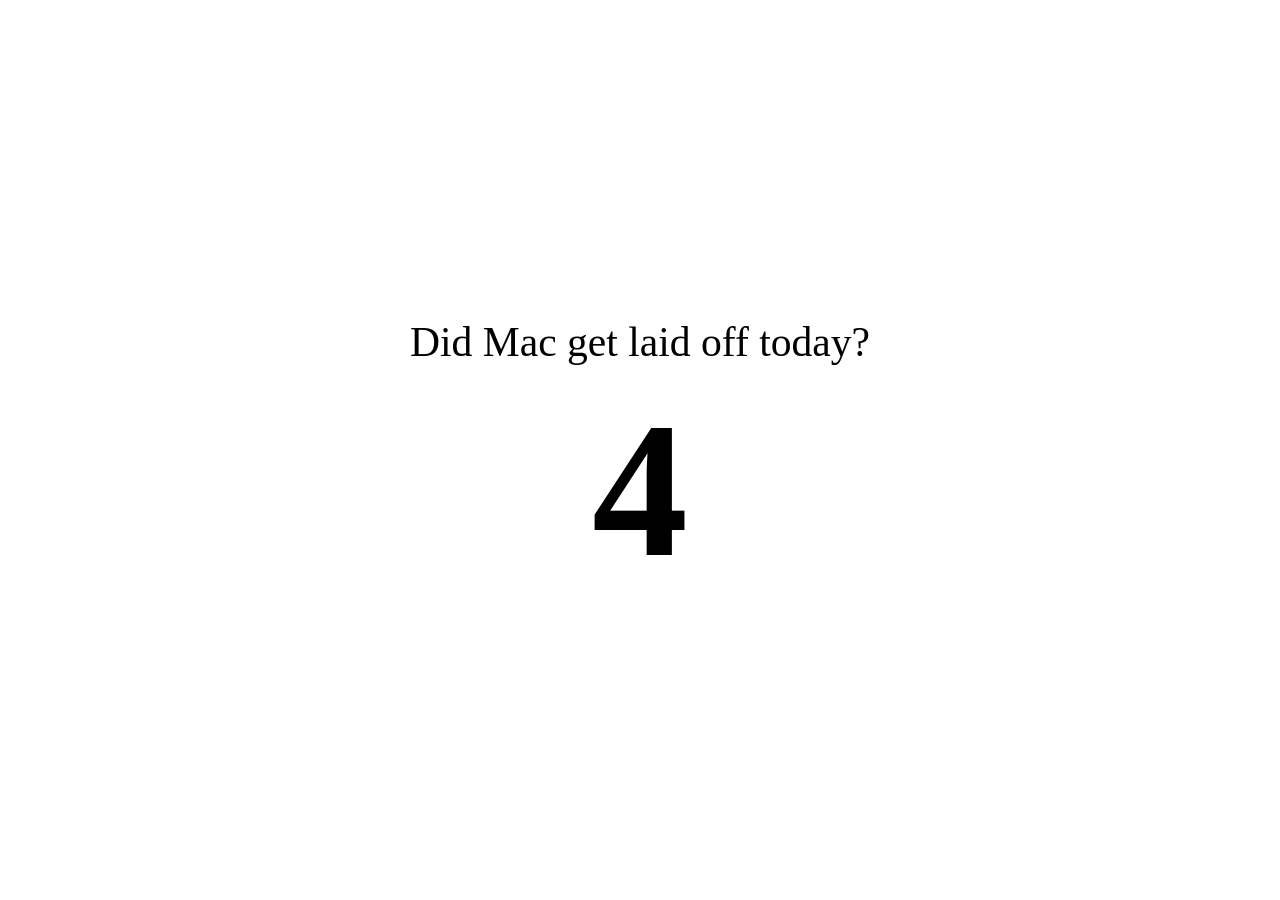
<file: reveal.html>
<!DOCTYPE html>
<html lang="en">
<head>
  <meta charset="UTF-8">
  <title>Did Mac get laid off today?</title>
  <style>
    * { margin: 0; padding: 0; box-sizing: border-box; }

    body {
      background: #fff;
      color: #000;
      font-family: 'Georgia', serif;
      display: flex;
      flex-direction: column;
      align-items: center;
      justify-content: center;
      height: 100vh;
      overflow: hidden;
      transition: background 1.5s ease;
    }

    body.dark {
      background: #111;
    }

    #question {
      font-size: clamp(1.4rem, 4vw, 2.6rem);
      text-align: center;
      padding: 0 2rem;
      line-height: 1.4;
      transition: opacity 0.4s ease;
    }

    #countdown {
      font-size: clamp(4rem, 18vw, 12rem);
      font-weight: bold;
      margin-top: 1.5rem;
      line-height: 1;
      transition: opacity 0.3s ease, color 0.5s ease;
    }

    #result {
      font-size: clamp(6rem, 30vw, 18rem);
      font-weight: bold;
      color: #c0392b;
      opacity: 0;
      transform: scale(0.3);
      transition: opacity 0.6s ease, transform 0.6s cubic-bezier(0.175, 0.885, 0.32, 1.275);
      text-align: center;
      display: none;
      text-shadow: 0 0 40px rgba(192, 57, 43, 0.6);
    }

    #result.show {
      opacity: 1;
      transform: scale(1);
    }

    canvas {
      position: fixed;
      top: 0; left: 0;
      width: 100%; height: 100%;
      pointer-events: none;
      z-index: 10;
    }
  </style>
</head>
<body>
  <div id="question">Did Mac get laid off today?</div>
  <div id="countdown">5</div>
  <div id="result">YES</div>
  <canvas id="canvas"></canvas>

  <script>
    const canvas = document.getElementById('canvas');
    const ctx = canvas.getContext('2d');
    canvas.width = window.innerWidth;
    canvas.height = window.innerHeight;
    window.addEventListener('resize', () => {
      canvas.width = window.innerWidth;
      canvas.height = window.innerHeight;
    });

    const question = document.getElementById('question');
    const countdownEl = document.getElementById('countdown');
    const result = document.getElementById('result');

    let count = 5;
    let particles = [];

    // Turn countdown red in the last 3 seconds
    const interval = setInterval(() => {
      count--;
      if (count > 0) {
        countdownEl.textContent = count;
        if (count <= 3) {
          countdownEl.style.color = '#c0392b';
        }
      } else {
        clearInterval(interval);
        triggerExplosion();
      }
    }, 1000);

    function triggerExplosion() {
      question.style.opacity = '0';
      countdownEl.style.opacity = '0';
      document.body.classList.add('dark');

      const cx = window.innerWidth / 2;
      const cy = window.innerHeight / 2;

      // Flash
      const flash = document.createElement('div');
      Object.assign(flash.style, {
        position: 'fixed', inset: '0',
        background: 'white',
        zIndex: '9',
        opacity: '0.9',
        transition: 'opacity 0.4s ease',
        pointerEvents: 'none'
      });
      document.body.appendChild(flash);
      requestAnimationFrame(() => {
        requestAnimationFrame(() => { flash.style.opacity = '0'; });
      });
      setTimeout(() => flash.remove(), 600);

      // Particles — reds, oranges, blacks, embers
      const colors = ['#e74c3c', '#c0392b', '#e67e22', '#f39c12', '#ecf0f1', '#7f8c8d', '#ff6b6b', '#ff0000'];
      for (let i = 0; i < 300; i++) {
        const angle = Math.random() * Math.PI * 2;
        const speed = Math.random() * 20 + 3;
        const size = Math.random() * 10 + 2;
        const shape = Math.random() < 0.6 ? 'circle' : 'rect';
        particles.push({
          x: cx, y: cy,
          vx: Math.cos(angle) * speed,
          vy: Math.sin(angle) * speed - Math.random() * 8,
          life: 1,
          decay: Math.random() * 0.014 + 0.007,
          color: colors[Math.floor(Math.random() * colors.length)],
          size,
          shape,
          rotation: Math.random() * Math.PI * 2,
          rotSpeed: (Math.random() - 0.5) * 0.35,
          gravity: 0.4
        });
      }

      requestAnimationFrame(animate);

      setTimeout(() => {
        question.style.display = 'none';
        countdownEl.style.display = 'none';
        result.style.display = 'block';
        requestAnimationFrame(() => result.classList.add('show'));
      }, 900);
    }

    function animate() {
      ctx.clearRect(0, 0, canvas.width, canvas.height);

      particles = particles.filter(p => p.life > 0);

      for (const p of particles) {
        ctx.save();
        ctx.globalAlpha = p.life;
        ctx.fillStyle = p.color;
        ctx.translate(p.x, p.y);
        ctx.rotate(p.rotation);

        if (p.shape === 'circle') {
          ctx.beginPath();
          ctx.arc(0, 0, p.size / 2, 0, Math.PI * 2);
          ctx.fill();
        } else {
          ctx.fillRect(-p.size / 2, -p.size / 2, p.size, p.size * 0.5);
        }

        ctx.restore();

        p.x += p.vx;
        p.y += p.vy;
        p.vy += p.gravity;
        p.vx *= 0.98;
        p.rotation += p.rotSpeed;
        p.life -= p.decay;
      }

      if (particles.length > 0) {
        requestAnimationFrame(animate);
      } else {
        ctx.clearRect(0, 0, canvas.width, canvas.height);
      }
    }
  </script>
</body>
</html>
</file>
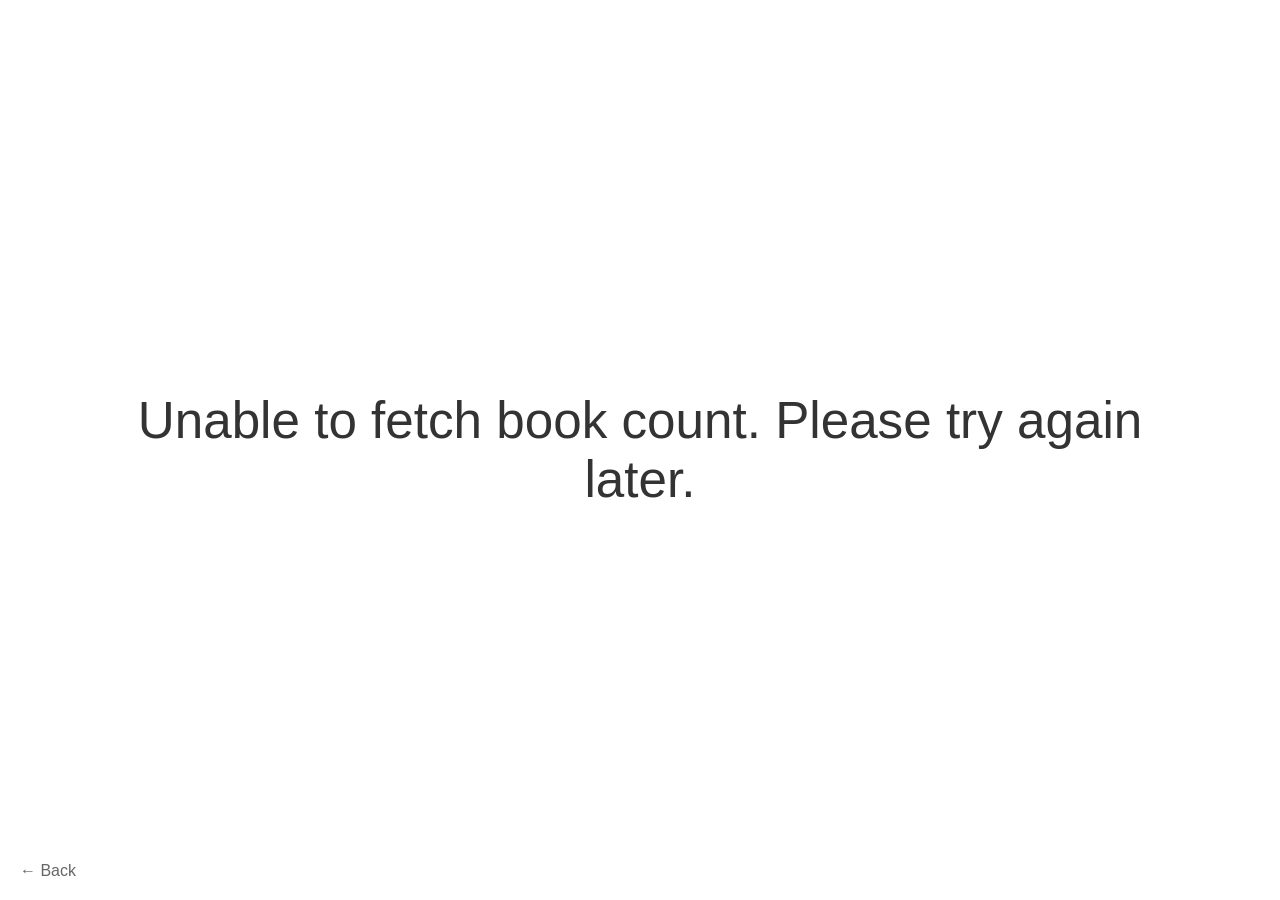
<file: sanderson.html>
<!DOCTYPE html>
<html lang="en">
<head>
    <meta charset="UTF-8">
    <meta name="viewport" content="width=device-width, initial-scale=1.0">
    <title>Sanderson's Books Since Then</title>
    <style>
        body {
            margin: 0;
            padding: 0;
            height: 100vh;
            display: flex;
            justify-content: center;
            align-items: center;
            background-color: white;
            font-family: Arial, sans-serif;
            position: relative;
        }
        
        .message {
            font-size: 4vw;
            color: #333;
            text-align: center;
            max-width: 80%;
        }

        .back-link {
            position: absolute;
            bottom: 20px;
            left: 20px;
            color: #666;
            text-decoration: none;
            font-size: 16px;
        }

        .back-link:hover {
            color: #333;
        }

        .loading {
            font-size: 2vw;
            color: #666;
        }
    </style>
</head>
<body>
    <div class="message">
        <div id="bookCount">Loading book count...</div>
    </div>
    <a href="index.html" class="back-link">← Back</a>

    <script>
        async function getBookCount() {
            try {
                // Use the MediaWiki API to get the raw wikitext
                const url = 'https://en.wikipedia.org/w/api.php?' +
                    'action=query&format=json&origin=*&prop=revisions&titles=Brandon_Sanderson_bibliography&' +
                    'rvprop=content&rvslots=main';

                const response = await fetch(url);
                const data = await response.json();
                
                // Extract the page content
                const pages = data.query.pages;
                const pageId = Object.keys(pages)[0];
                const content = pages[pageId].revisions[0].slots.main['*'];
                
                // Count books since 2011
                let bookCount = 0;
                const currentYear = new Date().getFullYear();
                
                // Regular expression to match year entries in tables
                const yearPattern = /\|\s*(20\d{2})\s*\|/g;
                let match;
                
                while ((match = yearPattern.exec(content)) !== null) {
                    const year = parseInt(match[1]);
                    if (year >= 2011 && year <= currentYear) {
                        bookCount++;
                    }
                }

                // Update the display
                document.getElementById('bookCount').innerHTML = 
                    `Since 2011, Brandon Sanderson has written ${bookCount} books`;

            } catch (error) {
                document.getElementById('bookCount').innerHTML = 
                    'Unable to fetch book count. Please try again later.';
                console.error('Error:', error);
            }
        }

        // Call the function when the page loads
        getBookCount();

        // Refresh the count every hour
        setInterval(getBookCount, 3600000);
    </script>
</body>
</html>
</file>
<file: style.css>
* {
  margin: 0;
  padding: 0;
  box-sizing: border-box;
}

:root {
  --black: #0d0d0d;
  --gray: #333;
  --light-gray: #e8e8e8;
  --bg: #ffffff;
  --accent: #2c2c2c;
  --link: #333;
  --max-width: 740px;
}

body {
  font-family: 'Georgia', 'Times New Roman', serif;
  color: var(--black);
  background: var(--bg);
  font-size: 17px;
  line-height: 1.75;
}

/* ── Navigation ── */
nav {
  border-bottom: 1px solid var(--light-gray);
  padding: 28px 0 24px;
  text-align: center;
}

.site-title {
  font-family: 'Helvetica Neue', Arial, sans-serif;
  font-size: 22px;
  font-weight: 600;
  letter-spacing: 0.04em;
  color: var(--black);
  text-decoration: none;
  display: block;
  margin-bottom: 16px;
}

nav ul {
  list-style: none;
  display: flex;
  justify-content: center;
  gap: 36px;
}

nav ul li a {
  font-family: 'Helvetica Neue', Arial, sans-serif;
  font-size: 13px;
  letter-spacing: 0.12em;
  text-transform: uppercase;
  color: var(--gray);
  text-decoration: none;
  transition: color 0.2s;
}

nav ul li a:hover,
nav ul li a.active {
  color: var(--black);
}

/* ── Layout ── */
main {
  max-width: var(--max-width);
  margin: 0 auto;
  padding: 36px 24px 56px;
}

/* ── Home page ── */
.home-layout {
  display: flex;
  gap: 52px;
  align-items: flex-start;
}

.headshot {
  flex-shrink: 0;
  width: 220px;
  height: 280px;
  background: #d4d4d4;
  border-radius: 2px;
  display: flex;
  align-items: center;
  justify-content: center;
  color: #999;
  font-family: 'Helvetica Neue', Arial, sans-serif;
  font-size: 13px;
  text-align: center;
  overflow: hidden;
}

.headshot img {
  width: 100%;
  height: 100%;
  object-fit: cover;
}

.bio h1 {
  font-family: 'Helvetica Neue', Arial, sans-serif;
  font-size: 32px;
  font-weight: 600;
  letter-spacing: 0.01em;
  margin-bottom: 20px;
  line-height: 1.2;
}

.bio p {
  color: var(--black);
  margin-bottom: 16px;
}

.bio .credentials {
  margin-top: 24px;
  font-size: 15px;
  color: var(--gray);
}

.bio .credentials a {
  color: var(--link);
}

/* ── Social links ── */
.social-links {
  display: flex;
  gap: 20px;
  margin-top: 28px;
  flex-wrap: wrap;
}

.social-links a {
  font-family: 'Helvetica Neue', Arial, sans-serif;
  font-size: 13px;
  letter-spacing: 0.08em;
  text-transform: uppercase;
  color: var(--gray);
  text-decoration: none;
  border-bottom: 1px solid var(--light-gray);
  padding-bottom: 2px;
  transition: color 0.2s, border-color 0.2s;
}

.social-links a:hover {
  color: var(--black);
  border-color: var(--black);
}

/* ── Research page ── */
.page-title {
  font-family: 'Helvetica Neue', Arial, sans-serif;
  font-size: 28px;
  font-weight: 700;
  letter-spacing: 0.18em;
  text-transform: uppercase;
  color: var(--gray);
  margin-bottom: 18px;
}

.section-heading {
  font-family: 'Helvetica Neue', Arial, sans-serif;
  font-size: 11px;
  letter-spacing: 0.18em;
  text-transform: uppercase;
  color: var(--gray);
  border-bottom: 1px solid var(--light-gray);
  padding-bottom: 8px;
  margin: 20px 0 10px;
}

.pub-list {
  list-style: none;
}

.pub-item {
  margin-bottom: 10px;
  padding-bottom: 10px;
}

.pub-title {
  font-size: 17px;
  font-weight: normal;
  font-style: italic;
  color: var(--black);
  margin-bottom: 6px;
  line-height: 1.5;
}

.pub-title a {
  color: var(--black);
  text-decoration: none;
  border-bottom: 1px solid transparent;
  transition: border-color 0.2s;
}

.pub-title a:hover {
  border-color: var(--black);
}

.pub-meta {
  font-family: 'Helvetica Neue', Arial, sans-serif;
  font-size: 14px;
  color: var(--gray);
  line-height: 1.6;
}

.pub-meta .journal {
  font-style: italic;
}

.pub-badge {
  display: inline-block;
  font-family: 'Helvetica Neue', Arial, sans-serif;
  font-size: 11px;
  letter-spacing: 0.06em;
  color: #444;
  background: #f3f3f3;
  border-radius: 2px;
  padding: 2px 8px;
  margin-top: 8px;
  margin-right: 6px;
}

.pub-links {
  margin-top: 8px;
  display: flex;
  flex-wrap: wrap;
  gap: 14px;
}

.pub-links a {
  font-family: 'Helvetica Neue', Arial, sans-serif;
  font-size: 12px;
  letter-spacing: 0.06em;
  text-transform: uppercase;
  color: var(--gray);
  text-decoration: none;
  border-bottom: 1px solid var(--light-gray);
  padding-bottom: 1px;
  transition: color 0.2s, border-color 0.2s;
}

.pub-links a:hover {
  color: var(--black);
  border-color: var(--black);
}

/* ── Contact page ── */
.contact-block {
  max-width: 520px;
}

.contact-block p {
  margin-bottom: 12px;
  color: var(--black);
}

.contact-item {
  font-family: 'Helvetica Neue', Arial, sans-serif;
  font-size: 15px;
  color: var(--gray);
  margin-bottom: 8px;
}

.contact-item strong {
  color: var(--black);
  font-weight: 500;
  display: inline-block;
  width: 80px;
}

.fun-fact {
  margin-top: 28px;
  padding: 24px 28px;
  background: #f8f8f8;
  border-left: 3px solid var(--light-gray);
  font-size: 15px;
  color: var(--gray);
}

.fun-fact strong {
  color: var(--black);
}

/* ── CV page ── */
.cv-note {
  background: #f8f8f8;
  padding: 20px 24px;
  border-radius: 2px;
  font-family: 'Helvetica Neue', Arial, sans-serif;
  font-size: 15px;
  color: var(--gray);
  margin-bottom: 44px;
}

.cv-section {
  margin-bottom: 44px;
}

.cv-section h2 {
  font-family: 'Helvetica Neue', Arial, sans-serif;
  font-size: 11px;
  letter-spacing: 0.18em;
  text-transform: uppercase;
  color: var(--gray);
  border-bottom: 1px solid var(--light-gray);
  padding-bottom: 10px;
  margin-bottom: 24px;
}

.cv-entry {
  display: flex;
  gap: 24px;
  margin-bottom: 20px;
  align-items: flex-start;
}

.cv-year {
  font-family: 'Helvetica Neue', Arial, sans-serif;
  font-size: 13px;
  color: var(--gray);
  min-width: 60px;
  padding-top: 2px;
}

.cv-detail strong {
  display: block;
  font-weight: normal;
  color: var(--black);
  margin-bottom: 2px;
}

.cv-detail span {
  font-family: 'Helvetica Neue', Arial, sans-serif;
  font-size: 14px;
  color: var(--gray);
}

/* ── Abstract dropdowns ── */
details.pub-title-details {
  margin-bottom: 6px;
}

details.pub-title-details > summary {
  cursor: pointer;
  list-style: none;
  font-size: 17px;
  font-weight: normal;
  font-style: italic;
  color: var(--black);
  line-height: 1.5;
}

details.pub-title-details > summary::-webkit-details-marker,
details.pub-title-details > summary::marker {
  display: none;
}

details.pub-title-details > summary::after {
  content: ' ›';
  font-size: 13px;
  font-style: normal;
  color: #777;
  font-family: 'Helvetica Neue', Arial, sans-serif;
}

details.pub-title-details[open] > summary::after {
  content: ' ↑';
}

.pub-abstract {
  margin: 10px 0 4px;
  font-size: 15px;
  color: var(--gray);
  line-height: 1.75;
  font-style: normal;
  text-align: justify;
}

/* ── Footer ── */
footer {
  border-top: 1px solid var(--light-gray);
  padding: 28px 24px;
  text-align: center;
}

footer p {
  font-family: 'Helvetica Neue', Arial, sans-serif;
  font-size: 12px;
  color: #777;
  letter-spacing: 0.06em;
}

/* ── Responsive ── */
@media (max-width: 600px) {
  body {
    font-size: 16px;
  }

  main {
    padding: 24px 16px 40px;
  }

  nav {
    padding: 20px 16px 16px;
  }

  nav ul {
    gap: 16px;
    flex-wrap: wrap;
    justify-content: center;
  }

  .page-title {
    font-size: 22px;
    letter-spacing: 0.1em;
  }

  .home-layout {
    flex-direction: column;
    gap: 24px;
  }

  .headshot {
    width: 100%;
    height: 240px;
  }

  .bio h1 {
    font-size: 24px;
  }

  .social-links {
    gap: 14px;
  }

  .pub-links {
    gap: 10px;
  }

  .pub-abstract {
    text-align: left;
  }

  .cv-entry {
    flex-direction: column;
    gap: 2px;
  }

  .cv-year {
    min-width: unset;
  }

  .contact-block {
    max-width: 100%;
  }

  .contact-item strong {
    width: 70px;
  }
}
</file>
